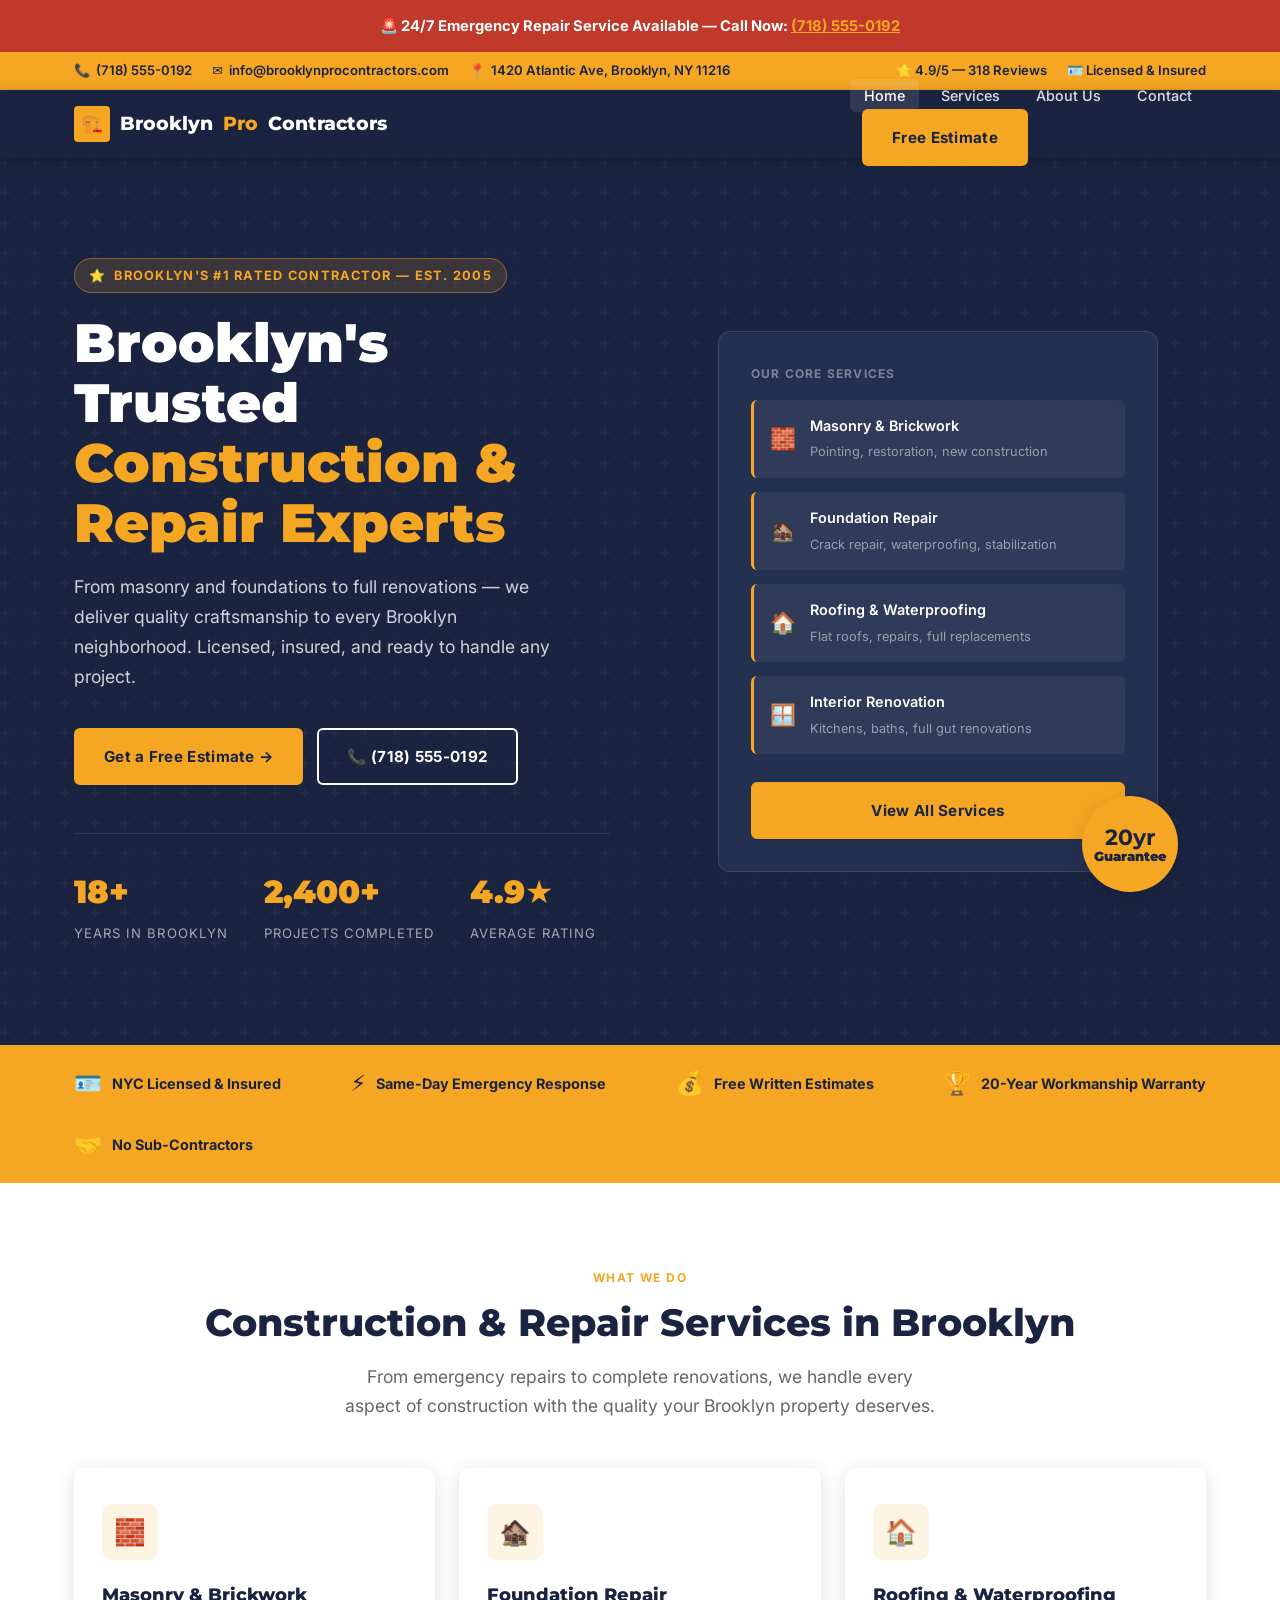
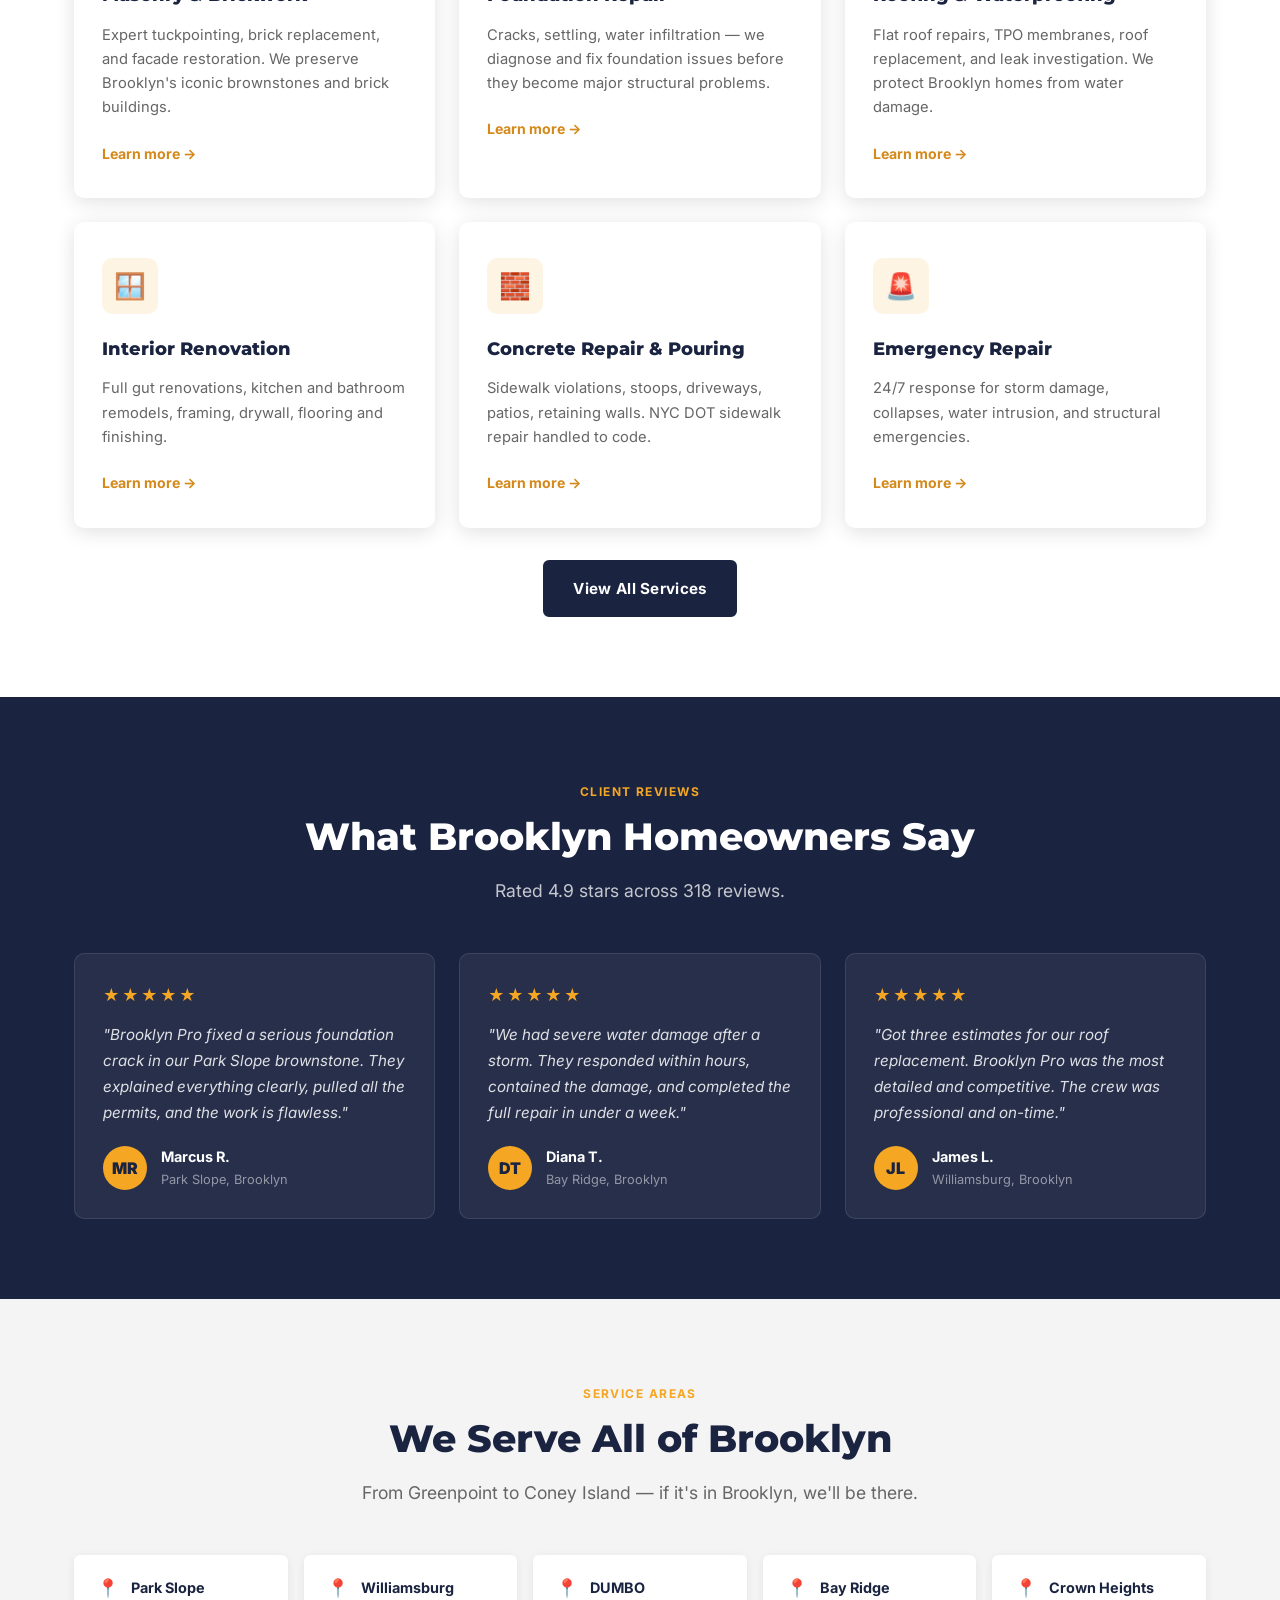
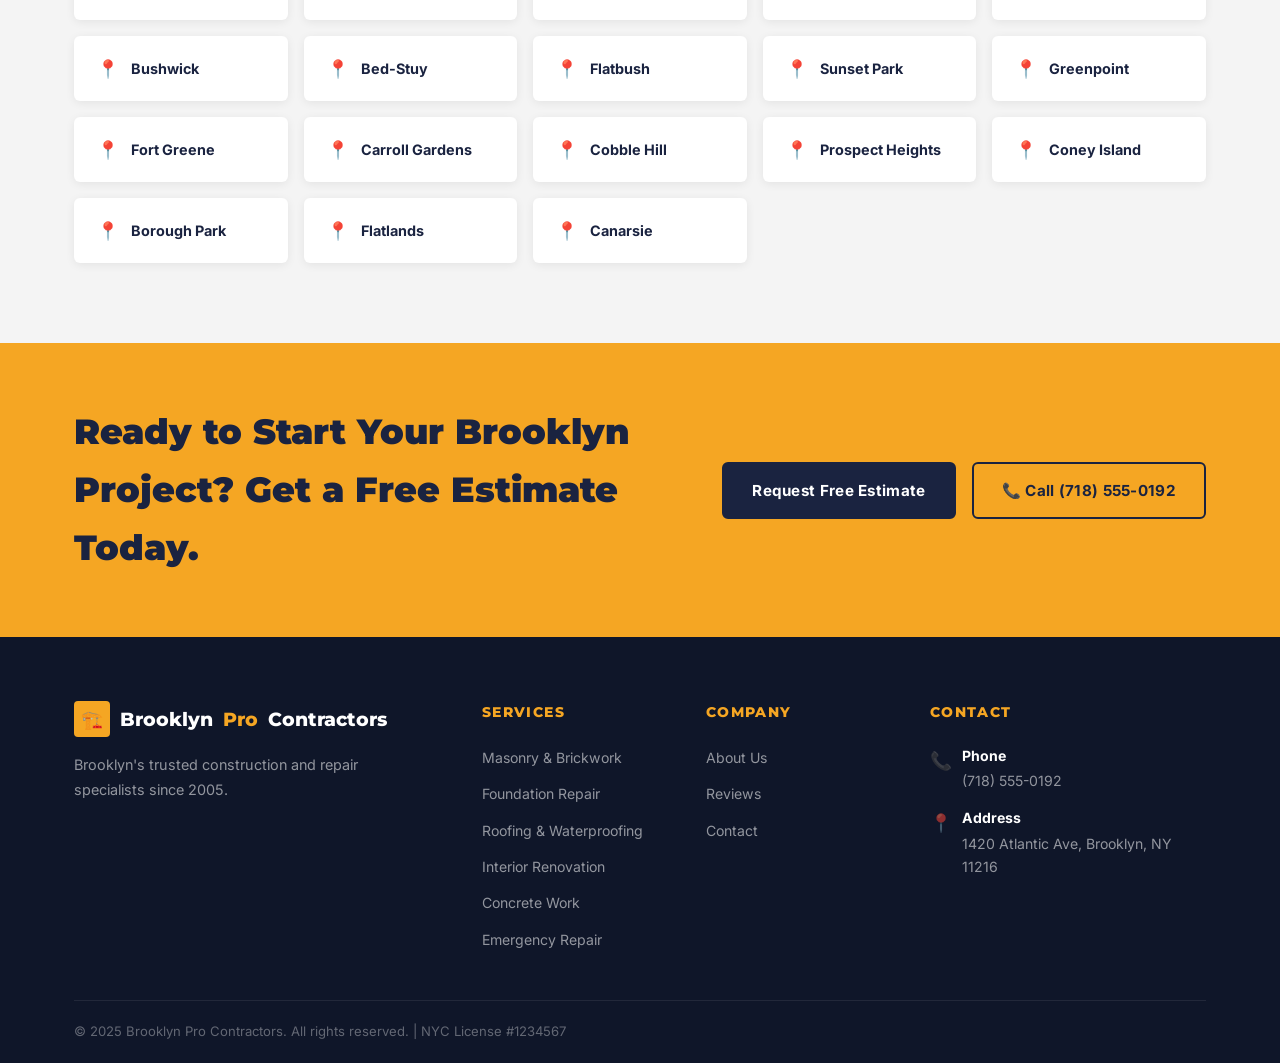
<file: index.html>
<!DOCTYPE html>
<html lang="en">
<head>
  <meta charset="UTF-8" />
  <meta name="viewport" content="width=device-width, initial-scale=1.0" />

  <!-- SEO Meta Tags -->
  <title>Brooklyn Pro Contractors | Construction & Repair Services in Brooklyn, NY</title>
  <meta name="description" content="Brooklyn's trusted construction and repair experts. We handle masonry, concrete repair, roofing, foundation work, and full renovations across all Brooklyn neighborhoods. Licensed & insured. Free estimates." />
  <meta name="keywords" content="construction repair Brooklyn NY, masonry repair Brooklyn, concrete contractor Brooklyn, roofing repair Brooklyn, foundation repair Brooklyn, general contractor Brooklyn, renovation Brooklyn, building repair Brooklyn" />
  <meta name="robots" content="index, follow" />
  <meta name="author" content="Brooklyn Pro Contractors" />
  <link rel="canonical" href="https://www.brooklynprocontractors.com/" />

  <!-- Open Graph -->
  <meta property="og:type" content="website" />
  <meta property="og:title" content="Brooklyn Pro Contractors | Construction & Repair Services" />
  <meta property="og:description" content="Brooklyn's trusted construction and repair experts. Licensed, insured, and serving all Brooklyn neighborhoods since 2005." />
  <meta property="og:url" content="https://www.brooklynprocontractors.com/" />
  <meta property="og:site_name" content="Brooklyn Pro Contractors" />
  <meta property="og:locale" content="en_US" />

  <!-- Twitter Card -->
  <meta name="twitter:card" content="summary_large_image" />
  <meta name="twitter:title" content="Brooklyn Pro Contractors | Construction & Repair" />
  <meta name="twitter:description" content="Licensed construction and repair services across all Brooklyn neighborhoods. Free estimates. Emergency response." />

  <!-- Structured Data: LocalBusiness -->
  <script type="application/ld+json">
  {
    "@context": "https://schema.org",
    "@type": "GeneralContractor",
    "name": "Brooklyn Pro Contractors",
    "description": "Full-service construction and repair company serving all Brooklyn neighborhoods.",
    "address": {
      "@type": "PostalAddress",
      "streetAddress": "1420 Atlantic Ave",
      "addressLocality": "Brooklyn",
      "addressRegion": "NY",
      "postalCode": "11216",
      "addressCountry": "US"
    },
    "url": "https://www.brooklynprocontractors.com",
    "telephone": "+1-718-555-0192",
    "email": "info@brooklynprocontractors.com",
    "priceRange": "$$",
    "areaServed": ["Brooklyn", "Park Slope", "Williamsburg", "DUMBO", "Bay Ridge", "Crown Heights", "Bushwick", "Flatbush", "Sunset Park", "Bed-Stuy"],
    "aggregateRating": {
      "@type": "AggregateRating",
      "ratingValue": "4.9",
      "reviewCount": "318"
    }
  }
  </script>

  <link rel="preconnect" href="https://fonts.googleapis.com" />
  <link rel="preconnect" href="https://fonts.gstatic.com" crossorigin />
  <link href="https://fonts.googleapis.com/css2?family=Inter:wght@400;500;600&family=Montserrat:wght@700;800;900&display=swap" rel="stylesheet" />
  <link rel="stylesheet" href="css/styles.css" />
</head>
<body>
  <div class="emergency-banner" role="alert">
    🚨 24/7 Emergency Repair Service Available — Call Now: <a href="tel:+17185550192">(718) 555-0192</a>
  </div>
  <div class="topbar">
    <div class="container">
      <div class="topbar__inner">
        <div class="topbar__items">
          <div class="topbar__item"><span>📞</span><a href="tel:+17185550192">(718) 555-0192</a></div>
          <div class="topbar__item"><span>✉️</span><a href="mailto:info@brooklynprocontractors.com">info@brooklynprocontractors.com</a></div>
          <div class="topbar__item"><span>📍</span><span>1420 Atlantic Ave, Brooklyn, NY 11216</span></div>
        </div>
        <div class="topbar__items">
          <div class="topbar__item"><span>⭐ 4.9/5 — 318 Reviews</span></div>
          <div class="topbar__item"><span>🪪 Licensed &amp; Insured</span></div>
        </div>
      </div>
    </div>
  </div>
  <header class="navbar" role="banner">
    <div class="container">
      <div class="navbar__inner">
        <a href="index.html" class="navbar__logo" aria-label="Brooklyn Pro Contractors Home">
          <div class="navbar__logo-icon" aria-hidden="true">🏗️</div>
          Brooklyn <span>Pro</span> Contractors
        </a>
        <button class="navbar__toggle" id="navToggle" aria-expanded="false" aria-controls="navMenu" aria-label="Toggle navigation">
          <span></span><span></span><span></span>
        </button>
        <nav id="navMenu" class="navbar__menu" role="navigation" aria-label="Main navigation">
          <ul class="navbar__nav">
            <li><a href="index.html" class="navbar__link active" aria-current="page">Home</a></li>
            <li><a href="services.html" class="navbar__link">Services</a></li>
            <li><a href="about.html" class="navbar__link">About Us</a></li>
            <li><a href="contact.html" class="navbar__link">Contact</a></li>
          </ul>
          <div class="navbar__cta"><a href="contact.html" class="btn btn--primary">Free Estimate</a></div>
        </nav>
      </div>
    </div>
  </header>
  <main>
    <section class="hero" aria-label="Hero">
      <div class="container">
        <div class="hero__grid">
          <div class="hero__content">
            <div class="hero__badge"><span>⭐</span> Brooklyn's #1 Rated Contractor — Est. 2005</div>
            <h1 class="hero__title">Brooklyn's Trusted<br><em>Construction &amp;</em><br><em>Repair Experts</em></h1>
            <p class="hero__subtitle">From masonry and foundations to full renovations — we deliver quality craftsmanship to every Brooklyn neighborhood. Licensed, insured, and ready to handle any project.</p>
            <div class="hero__actions">
              <a href="contact.html" class="btn btn--primary">Get a Free Estimate →</a>
              <a href="tel:+17185550192" class="btn btn--outline">📞 (718) 555-0192</a>
            </div>
            <div class="hero__stats">
              <div class="hero__stat"><span class="hero__stat-num">18+</span><span class="hero__stat-label">Years in Brooklyn</span></div>
              <div class="hero__stat"><span class="hero__stat-num">2,400+</span><span class="hero__stat-label">Projects Completed</span></div>
              <div class="hero__stat"><span class="hero__stat-num">4.9★</span><span class="hero__stat-label">Average Rating</span></div>
            </div>
          </div>
          <div class="hero__visual">
            <div class="hero__card-stack">
              <div class="hero__main-card">
                <p style="font-size:0.75rem;color:rgba(255,255,255,0.4);text-transform:uppercase;letter-spacing:0.1em;margin-bottom:16px;font-weight:700;">Our Core Services</p>
                <ul class="hero__service-list" aria-label="Core services">
                  <li class="hero__service-item"><div class="hero__service-icon" aria-hidden="true">🧱</div><div class="hero__service-text"><strong>Masonry &amp; Brickwork</strong><span>Pointing, restoration, new construction</span></div></li>
                  <li class="hero__service-item"><div class="hero__service-icon" aria-hidden="true">🏚️</div><div class="hero__service-text"><strong>Foundation Repair</strong><span>Crack repair, waterproofing, stabilization</span></div></li>
                  <li class="hero__service-item"><div class="hero__service-icon" aria-hidden="true">🏠</div><div class="hero__service-text"><strong>Roofing &amp; Waterproofing</strong><span>Flat roofs, repairs, full replacements</span></div></li>
                  <li class="hero__service-item"><div class="hero__service-icon" aria-hidden="true">🪟</div><div class="hero__service-text"><strong>Interior Renovation</strong><span>Kitchens, baths, full gut renovations</span></div></li>
                </ul>
                <a href="services.html" class="btn btn--primary" style="width:100%;justify-content:center;">View All Services</a>
              </div>
              <div class="hero__badge-float" aria-label="20 year guarantee"><strong>20yr</strong> Guarantee</div>
            </div>
          </div>
        </div>
      </div>
    </section>
    <div class="trust-bar" role="complementary" aria-label="Trust indicators">
      <div class="container">
        <ul class="trust-bar__items">
          <li class="trust-bar__item"><span class="trust-bar__item-icon" aria-hidden="true">🪪</span><span>NYC Licensed &amp; Insured</span></li>
          <li class="trust-bar__item"><span class="trust-bar__item-icon" aria-hidden="true">⚡</span><span>Same-Day Emergency Response</span></li>
          <li class="trust-bar__item"><span class="trust-bar__item-icon" aria-hidden="true">💰</span><span>Free Written Estimates</span></li>
          <li class="trust-bar__item"><span class="trust-bar__item-icon" aria-hidden="true">🏆</span><span>20-Year Workmanship Warranty</span></li>
          <li class="trust-bar__item"><span class="trust-bar__item-icon" aria-hidden="true">🤝</span><span>No Sub-Contractors</span></li>
        </ul>
      </div>
    </div>
    <section class="section" id="services" aria-labelledby="services-heading">
      <div class="container">
        <div class="text-center">
          <span class="section__tag">What We Do</span>
          <h2 class="section__title" id="services-heading">Construction &amp; Repair Services in Brooklyn</h2>
          <p class="section__subtitle">From emergency repairs to complete renovations, we handle every aspect of construction with the quality your Brooklyn property deserves.</p>
        </div>
        <div class="services-grid">
          <article class="service-card"><div class="service-card__icon" aria-hidden="true">🧱</div><h3 class="service-card__title">Masonry &amp; Brickwork</h3><p class="service-card__desc">Expert tuckpointing, brick replacement, and facade restoration. We preserve Brooklyn's iconic brownstones and brick buildings.</p><a href="services.html#masonry" class="service-card__link">Learn more →</a></article>
          <article class="service-card"><div class="service-card__icon" aria-hidden="true">🏚️</div><h3 class="service-card__title">Foundation Repair</h3><p class="service-card__desc">Cracks, settling, water infiltration — we diagnose and fix foundation issues before they become major structural problems.</p><a href="services.html#foundation" class="service-card__link">Learn more →</a></article>
          <article class="service-card"><div class="service-card__icon" aria-hidden="true">🏠</div><h3 class="service-card__title">Roofing &amp; Waterproofing</h3><p class="service-card__desc">Flat roof repairs, TPO membranes, roof replacement, and leak investigation. We protect Brooklyn homes from water damage.</p><a href="services.html#roofing" class="service-card__link">Learn more →</a></article>
          <article class="service-card"><div class="service-card__icon" aria-hidden="true">🪟</div><h3 class="service-card__title">Interior Renovation</h3><p class="service-card__desc">Full gut renovations, kitchen and bathroom remodels, framing, drywall, flooring and finishing.</p><a href="services.html#renovation" class="service-card__link">Learn more →</a></article>
          <article class="service-card"><div class="service-card__icon" aria-hidden="true">🧱</div><h3 class="service-card__title">Concrete Repair &amp; Pouring</h3><p class="service-card__desc">Sidewalk violations, stoops, driveways, patios, retaining walls. NYC DOT sidewalk repair handled to code.</p><a href="services.html#concrete" class="service-card__link">Learn more →</a></article>
          <article class="service-card"><div class="service-card__icon" aria-hidden="true">🚨</div><h3 class="service-card__title">Emergency Repair</h3><p class="service-card__desc">24/7 response for storm damage, collapses, water intrusion, and structural emergencies.</p><a href="services.html#emergency" class="service-card__link">Learn more →</a></article>
        </div>
        <div class="text-center mt-32"><a href="services.html" class="btn btn--navy">View All Services</a></div>
      </div>
    </section>
    <section class="section section--navy" id="reviews" aria-labelledby="reviews-heading">
      <div class="container">
        <div class="text-center">
          <span class="section__tag">Client Reviews</span>
          <h2 class="section__title" id="reviews-heading">What Brooklyn Homeowners Say</h2>
          <p class="section__subtitle">Rated 4.9 stars across 318 reviews.</p>
        </div>
        <div class="testimonials-grid">
          <article class="testimonial-card"><div class="testimonial-card__stars" aria-label="5 star rating">★★★★★</div><p class="testimonial-card__text">"Brooklyn Pro fixed a serious foundation crack in our Park Slope brownstone. They explained everything clearly, pulled all the permits, and the work is flawless."</p><div class="testimonial-card__author"><div class="testimonial-card__avatar" aria-hidden="true">MR</div><div><div class="testimonial-card__name">Marcus R.</div><div class="testimonial-card__location">Park Slope, Brooklyn</div></div></div></article>
          <article class="testimonial-card"><div class="testimonial-card__stars" aria-label="5 star rating">★★★★★</div><p class="testimonial-card__text">"We had severe water damage after a storm. They responded within hours, contained the damage, and completed the full repair in under a week."</p><div class="testimonial-card__author"><div class="testimonial-card__avatar" aria-hidden="true">DT</div><div><div class="testimonial-card__name">Diana T.</div><div class="testimonial-card__location">Bay Ridge, Brooklyn</div></div></div></article>
          <article class="testimonial-card"><div class="testimonial-card__stars" aria-label="5 star rating">★★★★★</div><p class="testimonial-card__text">"Got three estimates for our roof replacement. Brooklyn Pro was the most detailed and competitive. The crew was professional and on-time."</p><div class="testimonial-card__author"><div class="testimonial-card__avatar" aria-hidden="true">JL</div><div><div class="testimonial-card__name">James L.</div><div class="testimonial-card__location">Williamsburg, Brooklyn</div></div></div></article>
        </div>
      </div>
    </section>
    <section class="section section--gray" id="service-areas" aria-labelledby="areas-heading">
      <div class="container">
        <div class="text-center">
          <span class="section__tag">Service Areas</span>
          <h2 class="section__title" id="areas-heading">We Serve All of Brooklyn</h2>
          <p class="section__subtitle">From Greenpoint to Coney Island — if it's in Brooklyn, we'll be there.</p>
        </div>
        <div class="areas-grid" role="list" aria-label="Brooklyn neighborhoods we serve">
          <div class="area-card" role="listitem"><span class="area-card__pin" aria-hidden="true">📍</span><span class="area-card__name">Park Slope</span></div>
          <div class="area-card" role="listitem"><span class="area-card__pin" aria-hidden="true">📍</span><span class="area-card__name">Williamsburg</span></div>
          <div class="area-card" role="listitem"><span class="area-card__pin" aria-hidden="true">📍</span><span class="area-card__name">DUMBO</span></div>
          <div class="area-card" role="listitem"><span class="area-card__pin" aria-hidden="true">📍</span><span class="area-card__name">Bay Ridge</span></div>
          <div class="area-card" role="listitem"><span class="area-card__pin" aria-hidden="true">📍</span><span class="area-card__name">Crown Heights</span></div>
          <div class="area-card" role="listitem"><span class="area-card__pin" aria-hidden="true">📍</span><span class="area-card__name">Bushwick</span></div>
          <div class="area-card" role="listitem"><span class="area-card__pin" aria-hidden="true">📍</span><span class="area-card__name">Bed-Stuy</span></div>
          <div class="area-card" role="listitem"><span class="area-card__pin" aria-hidden="true">📍</span><span class="area-card__name">Flatbush</span></div>
          <div class="area-card" role="listitem"><span class="area-card__pin" aria-hidden="true">📍</span><span class="area-card__name">Sunset Park</span></div>
          <div class="area-card" role="listitem"><span class="area-card__pin" aria-hidden="true">📍</span><span class="area-card__name">Greenpoint</span></div>
          <div class="area-card" role="listitem"><span class="area-card__pin" aria-hidden="true">📍</span><span class="area-card__name">Fort Greene</span></div>
          <div class="area-card" role="listitem"><span class="area-card__pin" aria-hidden="true">📍</span><span class="area-card__name">Carroll Gardens</span></div>
          <div class="area-card" role="listitem"><span class="area-card__pin" aria-hidden="true">📍</span><span class="area-card__name">Cobble Hill</span></div>
          <div class="area-card" role="listitem"><span class="area-card__pin" aria-hidden="true">📍</span><span class="area-card__name">Prospect Heights</span></div>
          <div class="area-card" role="listitem"><span class="area-card__pin" aria-hidden="true">📍</span><span class="area-card__name">Coney Island</span></div>
          <div class="area-card" role="listitem"><span class="area-card__pin" aria-hidden="true">📍</span><span class="area-card__name">Borough Park</span></div>
          <div class="area-card" role="listitem"><span class="area-card__pin" aria-hidden="true">📍</span><span class="area-card__name">Flatlands</span></div>
          <div class="area-card" role="listitem"><span class="area-card__pin" aria-hidden="true">📍</span><span class="area-card__name">Canarsie</span></div>
        </div>
      </div>
    </section>
    <div class="cta-strip" role="complementary">
      <div class="container">
        <div class="cta-strip__inner">
          <h2 class="cta-strip__title">Ready to Start Your Brooklyn Project? Get a Free Estimate Today.</h2>
          <div class="cta-strip__actions">
            <a href="contact.html" class="btn btn--navy">Request Free Estimate</a>
            <a href="tel:+17185550192" class="btn btn--outline" style="border-color:var(--navy);color:var(--navy);">📞 Call (718) 555-0192</a>
          </div>
        </div>
      </div>
    </div>
  </main>
  <footer class="footer" role="contentinfo">
    <div class="container">
      <div class="footer__grid">
        <div>
          <a href="index.html" class="navbar__logo"><div class="navbar__logo-icon" aria-hidden="true">🏗️</div>Brooklyn <span>Pro</span> Contractors</a>
          <p class="footer__brand-desc">Brooklyn's trusted construction and repair specialists since 2005.</p>
        </div>
        <div><h3 class="footer__col-title">Services</h3><ul class="footer__links"><li><a href="services.html#masonry" class="footer__link">Masonry &amp; Brickwork</a></li><li><a href="services.html#foundation" class="footer__link">Foundation Repair</a></li><li><a href="services.html#roofing" class="footer__link">Roofing &amp; Waterproofing</a></li><li><a href="services.html#renovation" class="footer__link">Interior Renovation</a></li><li><a href="services.html#concrete" class="footer__link">Concrete Work</a></li><li><a href="services.html#emergency" class="footer__link">Emergency Repair</a></li></ul></div>
        <div><h3 class="footer__col-title">Company</h3><ul class="footer__links"><li><a href="about.html" class="footer__link">About Us</a></li><li><a href="index.html#reviews" class="footer__link">Reviews</a></li><li><a href="contact.html" class="footer__link">Contact</a></li></ul></div>
        <div><h3 class="footer__col-title">Contact</h3><ul class="footer__contact-items"><li class="footer__contact-item"><span class="footer__contact-icon" aria-hidden="true">📞</span><div><strong>Phone</strong><a href="tel:+17185550192">(718) 555-0192</a></div></li><li class="footer__contact-item"><span class="footer__contact-icon" aria-hidden="true">📍</span><div><strong>Address</strong>1420 Atlantic Ave, Brooklyn, NY 11216</div></li></ul></div>
      </div>
      <div class="footer__bottom"><p>&copy; 2025 Brooklyn Pro Contractors. All rights reserved. | NYC License #1234567</p></div>
    </div>
  </footer>
  <button id="back-to-top" aria-label="Back to top">↑</button>
  <script src="js/main.js"></script>
</body>
</html>
</file>
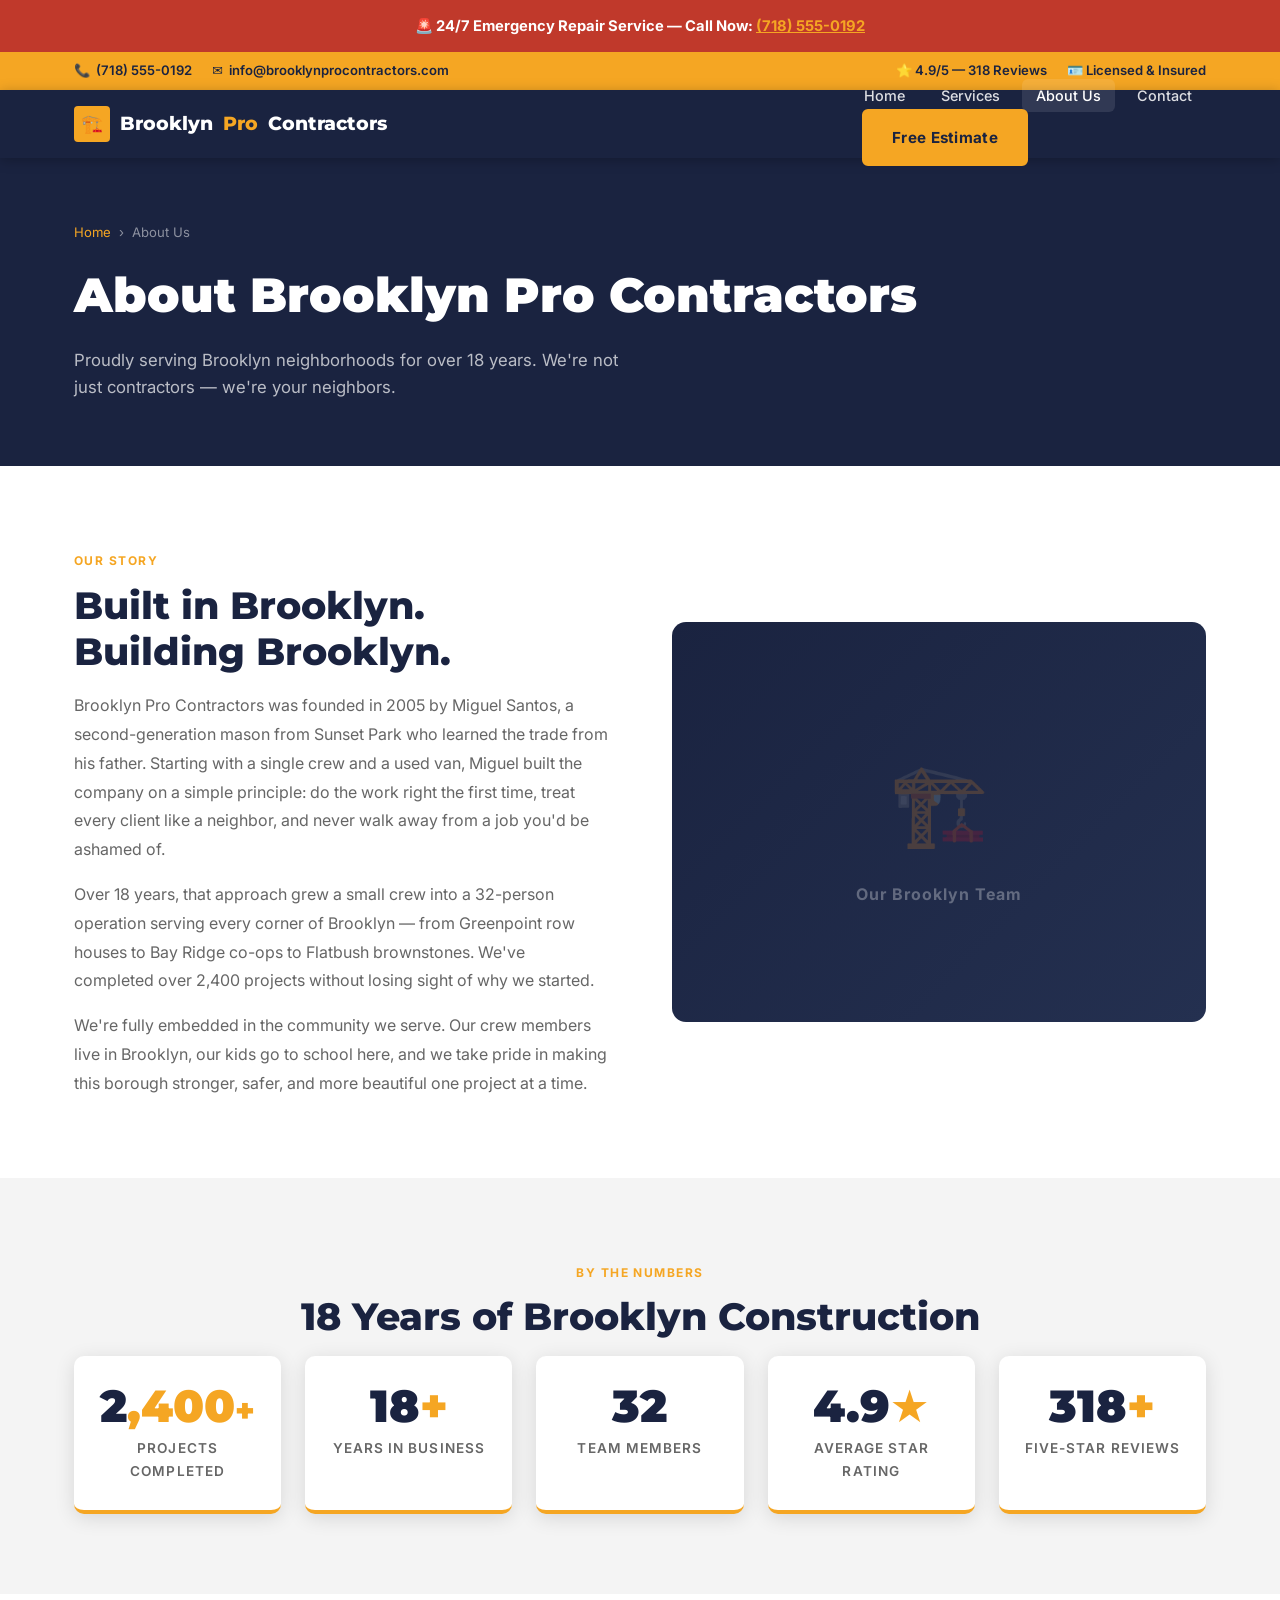
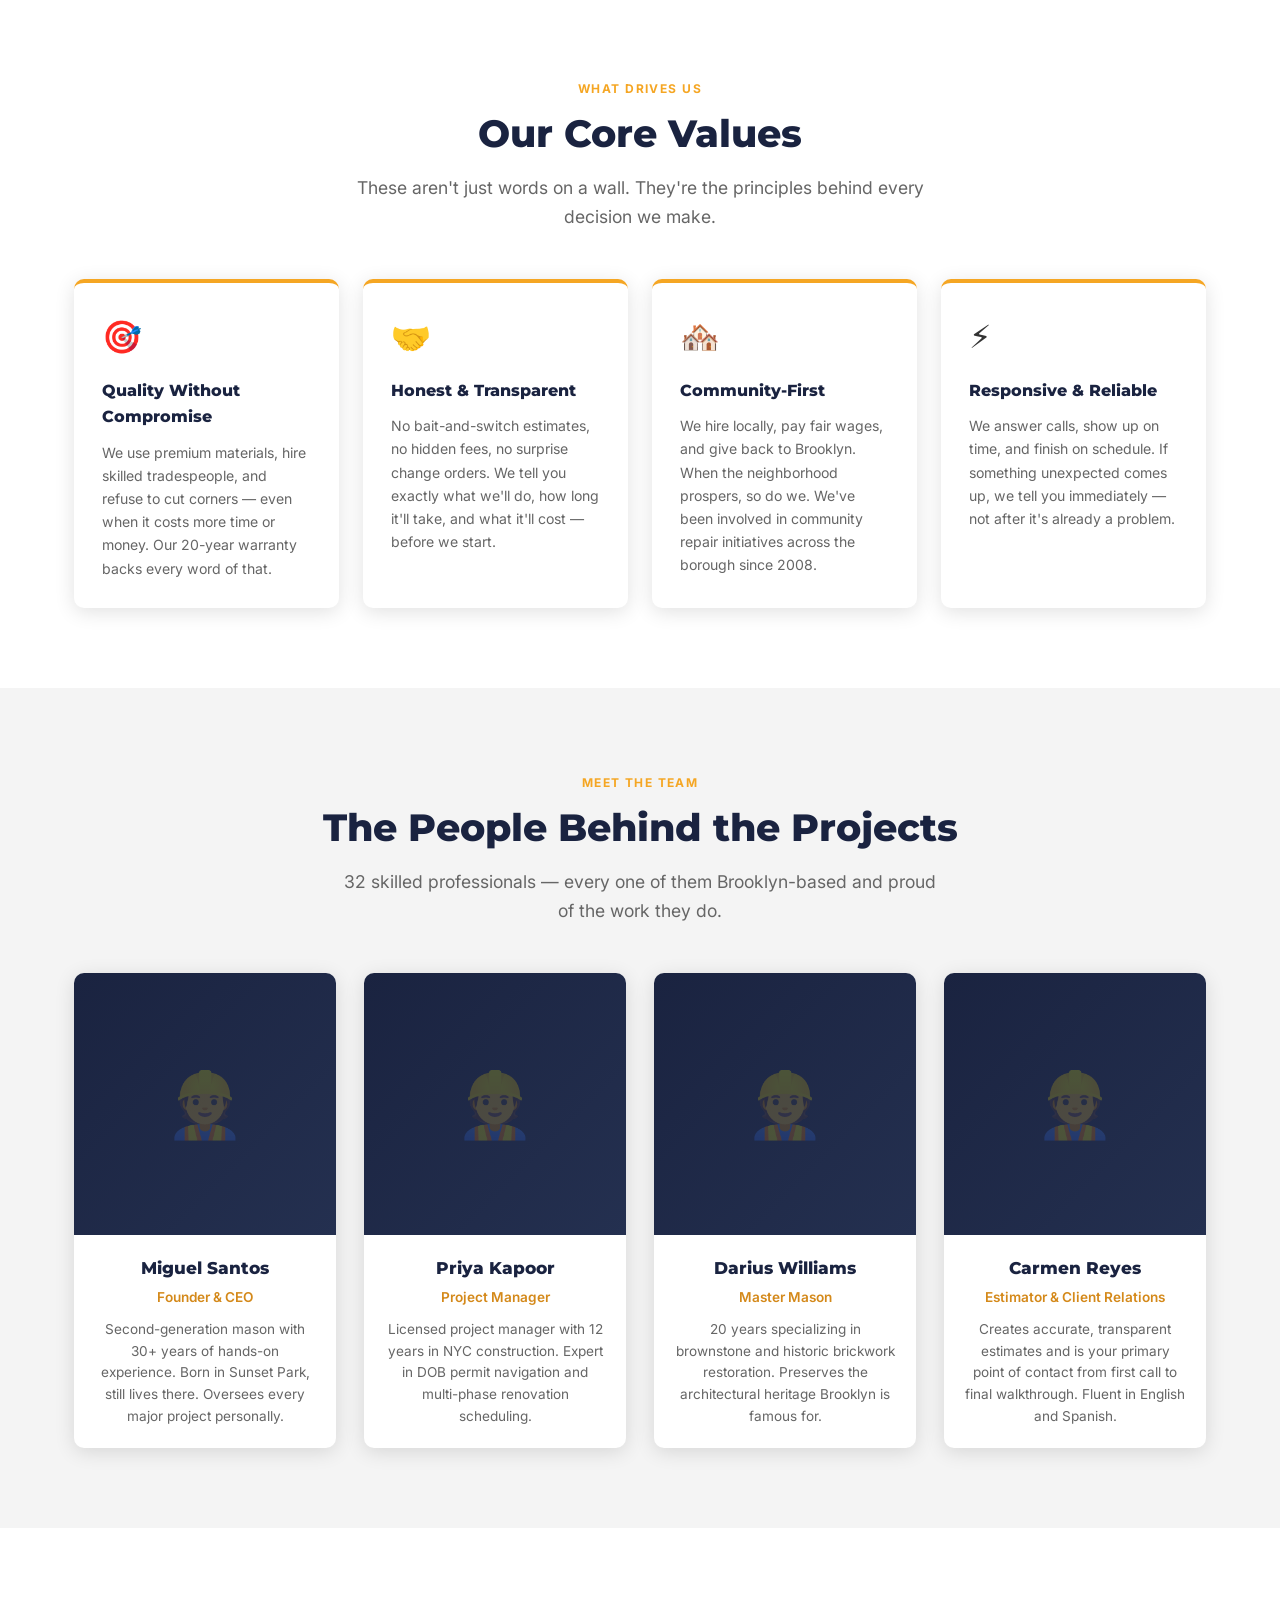
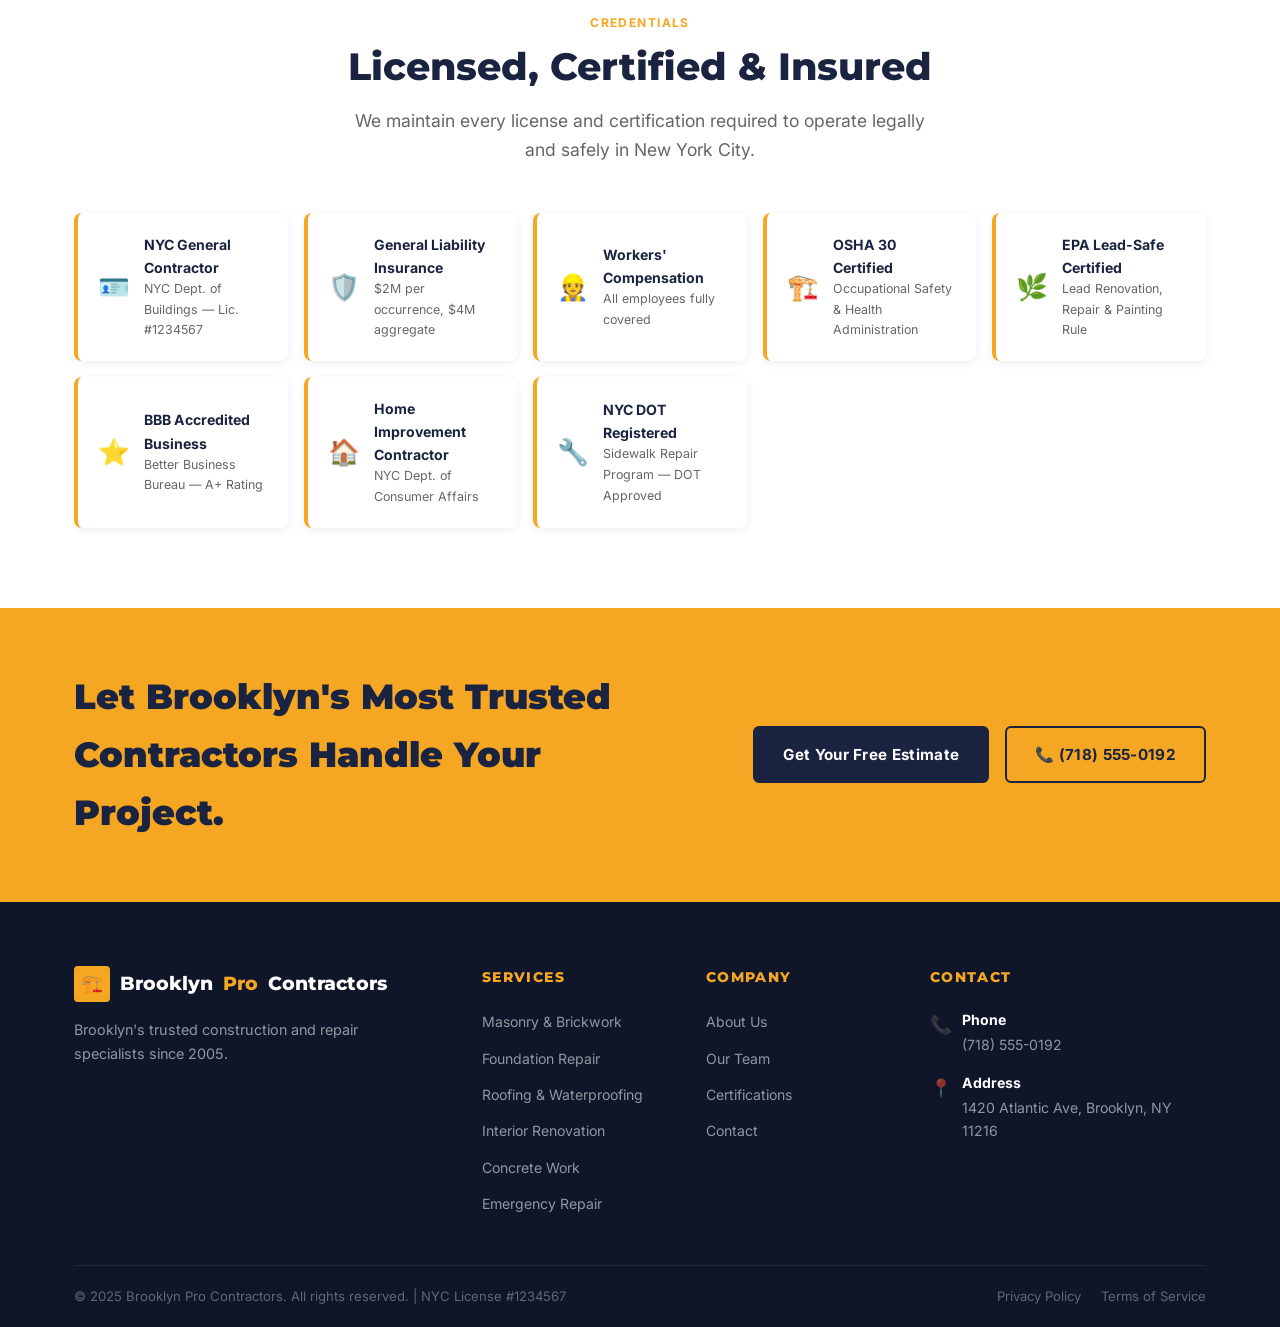
<file: about.html>
<!DOCTYPE html>
<html lang="en">
<head>
  <meta charset="UTF-8" />
  <meta name="viewport" content="width=device-width, initial-scale=1.0" />

  <title>About Us | Brooklyn Pro Contractors — Brooklyn's Trusted Builder Since 2005</title>
  <meta name="description" content="Learn about Brooklyn Pro Contractors — 18+ years serving Brooklyn neighborhoods. Meet our licensed team, our values, and our commitment to quality construction and repair." />
  <meta name="keywords" content="about Brooklyn Pro Contractors, Brooklyn construction company, local Brooklyn contractor, licensed contractor Brooklyn NY, construction company history Brooklyn" />
  <meta name="robots" content="index, follow" />
  <link rel="canonical" href="https://www.brooklynprocontractors.com/about.html" />

  <meta property="og:type" content="website" />
  <meta property="og:title" content="About Brooklyn Pro Contractors — Trusted Since 2005" />
  <meta property="og:description" content="18+ years serving Brooklyn. Meet our licensed team and learn how we've become Brooklyn's most trusted construction and repair company." />
  <meta property="og:url" content="https://www.brooklynprocontractors.com/about.html" />

  <script type="application/ld+json">
  {
    "@context": "https://schema.org",
    "@type": "AboutPage",
    "name": "About Brooklyn Pro Contractors",
    "description": "Learn about Brooklyn Pro Contractors — 18+ years serving Brooklyn neighborhoods.",
    "url": "https://www.brooklynprocontractors.com/about.html",
    "mainEntity": {
      "@type": "GeneralContractor",
      "name": "Brooklyn Pro Contractors",
      "foundingDate": "2005",
      "numberOfEmployees": {"@type": "QuantitativeValue", "value": 32},
      "address": {
        "@type": "PostalAddress",
        "streetAddress": "1420 Atlantic Ave",
        "addressLocality": "Brooklyn",
        "addressRegion": "NY",
        "postalCode": "11216",
        "addressCountry": "US"
      }
    }
  }
  </script>

  <link rel="preconnect" href="https://fonts.googleapis.com" />
  <link rel="preconnect" href="https://fonts.gstatic.com" crossorigin />
  <link href="https://fonts.googleapis.com/css2?family=Inter:wght@400;500;600&family=Montserrat:wght@700;800;900&display=swap" rel="stylesheet" />
  <link rel="stylesheet" href="css/styles.css" />

  <style>
    .about-story {
      display: grid;
      grid-template-columns: 1fr 1fr;
      gap: 64px;
      align-items: center;
    }
    .about-story__text p {
      font-size: 1rem;
      color: var(--gray-mid);
      line-height: 1.8;
      margin-bottom: 16px;
    }
    .about-story__text p:last-child { margin-bottom: 0; }
    .about-story__image {
      border-radius: 14px;
      aspect-ratio: 4/3;
      background: linear-gradient(135deg, var(--navy) 0%, var(--navy-light) 100%);
      display: flex;
      align-items: center;
      justify-content: center;
      flex-direction: column;
      gap: 12px;
      color: rgba(255,255,255,0.2);
      font-size: 5rem;
    }
    .about-story__image span:last-child {
      font-size: 1rem;
      font-weight: 700;
      letter-spacing: 0.06em;
      color: rgba(255,255,255,0.3);
    }
    .milestones {
      display: grid;
      grid-template-columns: repeat(auto-fit, minmax(200px, 1fr));
      gap: 24px;
    }
    .milestone-card {
      background: var(--white);
      border-radius: 10px;
      padding: 28px 24px;
      box-shadow: var(--shadow);
      text-align: center;
      border-bottom: 4px solid var(--yellow);
      transition: all var(--transition);
    }
    .milestone-card:hover { transform: translateY(-4px); box-shadow: var(--shadow-hover); }
    .milestone-card__num {
      font-family: var(--font-heading);
      font-size: 2.8rem;
      font-weight: 900;
      color: var(--navy);
      line-height: 1;
      margin-bottom: 8px;
    }
    .milestone-card__num span { color: var(--yellow); }
    .milestone-card__label {
      font-size: 0.85rem;
      color: var(--gray-mid);
      font-weight: 600;
      text-transform: uppercase;
      letter-spacing: 0.08em;
    }
    .cert-grid {
      display: grid;
      grid-template-columns: repeat(auto-fill, minmax(200px, 1fr));
      gap: 16px;
    }
    .cert-card {
      background: var(--white);
      border-radius: 8px;
      padding: 20px;
      box-shadow: 0 2px 10px rgba(0,0,0,0.07);
      display: flex;
      align-items: center;
      gap: 14px;
      border-left: 4px solid var(--yellow);
    }
    .cert-card__icon { font-size: 1.6rem; }
    .cert-card__name {
      font-weight: 700;
      font-size: 0.88rem;
      color: var(--navy);
    }
    .cert-card__org {
      font-size: 0.78rem;
      color: var(--gray-mid);
    }
    @media (max-width: 900px) {
      .about-story { grid-template-columns: 1fr; gap: 32px; }
    }
  </style>
</head>
<body>

  <div class="emergency-banner" role="alert">
    🚨 24/7 Emergency Repair Service — Call Now: <a href="tel:+17185550192">(718) 555-0192</a>
  </div>

  <div class="topbar">
    <div class="container">
      <div class="topbar__inner">
        <div class="topbar__items">
          <div class="topbar__item"><span>📞</span><a href="tel:+17185550192">(718) 555-0192</a></div>
          <div class="topbar__item"><span>✉️</span><a href="mailto:info@brooklynprocontractors.com">info@brooklynprocontractors.com</a></div>
        </div>
        <div class="topbar__items">
          <div class="topbar__item"><span>⭐ 4.9/5 — 318 Reviews</span></div>
          <div class="topbar__item"><span>🪪 Licensed &amp; Insured</span></div>
        </div>
      </div>
    </div>
  </div>

  <header class="navbar" role="banner">
    <div class="container">
      <div class="navbar__inner">
        <a href="index.html" class="navbar__logo" aria-label="Brooklyn Pro Contractors Home">
          <div class="navbar__logo-icon" aria-hidden="true">🏗️</div>
          Brooklyn <span>Pro</span> Contractors
        </a>
        <button class="navbar__toggle" id="navToggle" aria-expanded="false" aria-controls="navMenu" aria-label="Toggle navigation">
          <span></span><span></span><span></span>
        </button>
        <nav id="navMenu" class="navbar__menu" role="navigation" aria-label="Main navigation">
          <ul class="navbar__nav">
            <li><a href="index.html" class="navbar__link">Home</a></li>
            <li><a href="services.html" class="navbar__link">Services</a></li>
            <li><a href="about.html" class="navbar__link active" aria-current="page">About Us</a></li>
            <li><a href="contact.html" class="navbar__link">Contact</a></li>
          </ul>
          <div class="navbar__cta">
            <a href="contact.html" class="btn btn--primary">Free Estimate</a>
          </div>
        </nav>
      </div>
    </div>
  </header>

  <main>
    <div class="page-header">
      <div class="container">
        <nav class="page-header__breadcrumb" aria-label="Breadcrumb">
          <a href="index.html">Home</a> <span aria-hidden="true">›</span> <span>About Us</span>
        </nav>
        <h1 class="page-header__title">About Brooklyn Pro Contractors</h1>
        <p class="page-header__subtitle">Proudly serving Brooklyn neighborhoods for over 18 years. We're not just contractors — we're your neighbors.</p>
      </div>
    </div>

    <!-- Our Story -->
    <section class="section" id="story" aria-labelledby="story-heading">
      <div class="container">
        <div class="about-story">
          <div>
            <span class="section__tag">Our Story</span>
            <h2 class="section__title" id="story-heading">Built in Brooklyn.<br>Building Brooklyn.</h2>
            <div class="about-story__text">
              <p>Brooklyn Pro Contractors was founded in 2005 by Miguel Santos, a second-generation mason from Sunset Park who learned the trade from his father. Starting with a single crew and a used van, Miguel built the company on a simple principle: do the work right the first time, treat every client like a neighbor, and never walk away from a job you'd be ashamed of.</p>
              <p>Over 18 years, that approach grew a small crew into a 32-person operation serving every corner of Brooklyn — from Greenpoint row houses to Bay Ridge co-ops to Flatbush brownstones. We've completed over 2,400 projects without losing sight of why we started.</p>
              <p>We're fully embedded in the community we serve. Our crew members live in Brooklyn, our kids go to school here, and we take pride in making this borough stronger, safer, and more beautiful one project at a time.</p>
            </div>
          </div>
          <div class="about-story__image" role="img" aria-label="Brooklyn Pro Contractors team at work">
            <span>🏗️</span>
            <span>Our Brooklyn Team</span>
          </div>
        </div>
      </div>
    </section>

    <!-- Milestones -->
    <section class="section section--gray" aria-labelledby="milestones-heading">
      <div class="container">
        <div class="text-center">
          <span class="section__tag">By the Numbers</span>
          <h2 class="section__title" id="milestones-heading">18 Years of Brooklyn Construction</h2>
        </div>
        <div class="milestones">
          <div class="milestone-card">
            <div class="milestone-card__num">2<span>,400</span><span style="font-size:2rem;">+</span></div>
            <div class="milestone-card__label">Projects Completed</div>
          </div>
          <div class="milestone-card">
            <div class="milestone-card__num">18<span>+</span></div>
            <div class="milestone-card__label">Years in Business</div>
          </div>
          <div class="milestone-card">
            <div class="milestone-card__num">32</div>
            <div class="milestone-card__label">Team Members</div>
          </div>
          <div class="milestone-card">
            <div class="milestone-card__num">4.9<span>★</span></div>
            <div class="milestone-card__label">Average Star Rating</div>
          </div>
          <div class="milestone-card">
            <div class="milestone-card__num">318<span>+</span></div>
            <div class="milestone-card__label">Five-Star Reviews</div>
          </div>
        </div>
      </div>
    </section>

    <!-- Our Values -->
    <section class="section" aria-labelledby="values-heading">
      <div class="container">
        <div class="text-center">
          <span class="section__tag">What Drives Us</span>
          <h2 class="section__title" id="values-heading">Our Core Values</h2>
          <p class="section__subtitle">These aren't just words on a wall. They're the principles behind every decision we make.</p>
        </div>
        <div class="values-grid">
          <div class="value-card">
            <div class="value-card__icon" aria-hidden="true">🎯</div>
            <h3 class="value-card__title">Quality Without Compromise</h3>
            <p class="value-card__desc">We use premium materials, hire skilled tradespeople, and refuse to cut corners — even when it costs more time or money. Our 20-year warranty backs every word of that.</p>
          </div>
          <div class="value-card">
            <div class="value-card__icon" aria-hidden="true">🤝</div>
            <h3 class="value-card__title">Honest &amp; Transparent</h3>
            <p class="value-card__desc">No bait-and-switch estimates, no hidden fees, no surprise change orders. We tell you exactly what we'll do, how long it'll take, and what it'll cost — before we start.</p>
          </div>
          <div class="value-card">
            <div class="value-card__icon" aria-hidden="true">🏘️</div>
            <h3 class="value-card__title">Community-First</h3>
            <p class="value-card__desc">We hire locally, pay fair wages, and give back to Brooklyn. When the neighborhood prospers, so do we. We've been involved in community repair initiatives across the borough since 2008.</p>
          </div>
          <div class="value-card">
            <div class="value-card__icon" aria-hidden="true">⚡</div>
            <h3 class="value-card__title">Responsive &amp; Reliable</h3>
            <p class="value-card__desc">We answer calls, show up on time, and finish on schedule. If something unexpected comes up, we tell you immediately — not after it's already a problem.</p>
          </div>
        </div>
      </div>
    </section>

    <!-- Team -->
    <section class="section section--gray" id="team" aria-labelledby="team-heading">
      <div class="container">
        <div class="text-center">
          <span class="section__tag">Meet the Team</span>
          <h2 class="section__title" id="team-heading">The People Behind the Projects</h2>
          <p class="section__subtitle">32 skilled professionals — every one of them Brooklyn-based and proud of the work they do.</p>
        </div>
        <div class="team-grid">
          <div class="team-card">
            <div class="team-card__photo" role="img" aria-label="Miguel Santos">👷</div>
            <div class="team-card__body">
              <h3 class="team-card__name">Miguel Santos</h3>
              <p class="team-card__role">Founder &amp; CEO</p>
              <p class="team-card__bio">Second-generation mason with 30+ years of hands-on experience. Born in Sunset Park, still lives there. Oversees every major project personally.</p>
            </div>
          </div>
          <div class="team-card">
            <div class="team-card__photo" role="img" aria-label="Priya Kapoor">👷</div>
            <div class="team-card__body">
              <h3 class="team-card__name">Priya Kapoor</h3>
              <p class="team-card__role">Project Manager</p>
              <p class="team-card__bio">Licensed project manager with 12 years in NYC construction. Expert in DOB permit navigation and multi-phase renovation scheduling.</p>
            </div>
          </div>
          <div class="team-card">
            <div class="team-card__photo" role="img" aria-label="Darius Williams">👷</div>
            <div class="team-card__body">
              <h3 class="team-card__name">Darius Williams</h3>
              <p class="team-card__role">Master Mason</p>
              <p class="team-card__bio">20 years specializing in brownstone and historic brickwork restoration. Preserves the architectural heritage Brooklyn is famous for.</p>
            </div>
          </div>
          <div class="team-card">
            <div class="team-card__photo" role="img" aria-label="Carmen Reyes">👷</div>
            <div class="team-card__body">
              <h3 class="team-card__name">Carmen Reyes</h3>
              <p class="team-card__role">Estimator &amp; Client Relations</p>
              <p class="team-card__bio">Creates accurate, transparent estimates and is your primary point of contact from first call to final walkthrough. Fluent in English and Spanish.</p>
            </div>
          </div>
        </div>
      </div>
    </section>

    <!-- Licenses & Certifications -->
    <section class="section" id="certifications" aria-labelledby="cert-heading">
      <div class="container">
        <div class="text-center">
          <span class="section__tag">Credentials</span>
          <h2 class="section__title" id="cert-heading">Licensed, Certified &amp; Insured</h2>
          <p class="section__subtitle">We maintain every license and certification required to operate legally and safely in New York City.</p>
        </div>
        <div class="cert-grid">
          <div class="cert-card">
            <div class="cert-card__icon" aria-hidden="true">🪪</div>
            <div>
              <div class="cert-card__name">NYC General Contractor</div>
              <div class="cert-card__org">NYC Dept. of Buildings — Lic. #1234567</div>
            </div>
          </div>
          <div class="cert-card">
            <div class="cert-card__icon" aria-hidden="true">🛡️</div>
            <div>
              <div class="cert-card__name">General Liability Insurance</div>
              <div class="cert-card__org">$2M per occurrence, $4M aggregate</div>
            </div>
          </div>
          <div class="cert-card">
            <div class="cert-card__icon" aria-hidden="true">👷</div>
            <div>
              <div class="cert-card__name">Workers' Compensation</div>
              <div class="cert-card__org">All employees fully covered</div>
            </div>
          </div>
          <div class="cert-card">
            <div class="cert-card__icon" aria-hidden="true">🏗️</div>
            <div>
              <div class="cert-card__name">OSHA 30 Certified</div>
              <div class="cert-card__org">Occupational Safety &amp; Health Administration</div>
            </div>
          </div>
          <div class="cert-card">
            <div class="cert-card__icon" aria-hidden="true">🌿</div>
            <div>
              <div class="cert-card__name">EPA Lead-Safe Certified</div>
              <div class="cert-card__org">Lead Renovation, Repair &amp; Painting Rule</div>
            </div>
          </div>
          <div class="cert-card">
            <div class="cert-card__icon" aria-hidden="true">⭐</div>
            <div>
              <div class="cert-card__name">BBB Accredited Business</div>
              <div class="cert-card__org">Better Business Bureau — A+ Rating</div>
            </div>
          </div>
          <div class="cert-card">
            <div class="cert-card__icon" aria-hidden="true">🏠</div>
            <div>
              <div class="cert-card__name">Home Improvement Contractor</div>
              <div class="cert-card__org">NYC Dept. of Consumer Affairs</div>
            </div>
          </div>
          <div class="cert-card">
            <div class="cert-card__icon" aria-hidden="true">🔧</div>
            <div>
              <div class="cert-card__name">NYC DOT Registered</div>
              <div class="cert-card__org">Sidewalk Repair Program — DOT Approved</div>
            </div>
          </div>
        </div>
      </div>
    </section>

    <!-- CTA -->
    <div class="cta-strip" role="complementary">
      <div class="container">
        <div class="cta-strip__inner">
          <h2 class="cta-strip__title">Let Brooklyn's Most Trusted Contractors Handle Your Project.</h2>
          <div class="cta-strip__actions">
            <a href="contact.html" class="btn btn--navy">Get Your Free Estimate</a>
            <a href="tel:+17185550192" class="btn btn--outline" style="border-color:var(--navy);color:var(--navy);">📞 (718) 555-0192</a>
          </div>
        </div>
      </div>
    </div>
  </main>

  <footer class="footer" role="contentinfo">
    <div class="container">
      <div class="footer__grid">
        <div>
          <a href="index.html" class="navbar__logo" aria-label="Brooklyn Pro Contractors">
            <div class="navbar__logo-icon" aria-hidden="true">🏗️</div>
            Brooklyn <span>Pro</span> Contractors
          </a>
          <p class="footer__brand-desc">Brooklyn's trusted construction and repair specialists since 2005.</p>
        </div>
        <div>
          <h3 class="footer__col-title">Services</h3>
          <ul class="footer__links">
            <li><a href="services.html#masonry" class="footer__link">Masonry &amp; Brickwork</a></li>
            <li><a href="services.html#foundation" class="footer__link">Foundation Repair</a></li>
            <li><a href="services.html#roofing" class="footer__link">Roofing &amp; Waterproofing</a></li>
            <li><a href="services.html#renovation" class="footer__link">Interior Renovation</a></li>
            <li><a href="services.html#concrete" class="footer__link">Concrete Work</a></li>
            <li><a href="services.html#emergency" class="footer__link">Emergency Repair</a></li>
          </ul>
        </div>
        <div>
          <h3 class="footer__col-title">Company</h3>
          <ul class="footer__links">
            <li><a href="about.html" class="footer__link">About Us</a></li>
            <li><a href="#team" class="footer__link">Our Team</a></li>
            <li><a href="#certifications" class="footer__link">Certifications</a></li>
            <li><a href="contact.html" class="footer__link">Contact</a></li>
          </ul>
        </div>
        <div>
          <h3 class="footer__col-title">Contact</h3>
          <ul class="footer__contact-items">
            <li class="footer__contact-item"><span class="footer__contact-icon" aria-hidden="true">📞</span><div><strong>Phone</strong><a href="tel:+17185550192">(718) 555-0192</a></div></li>
            <li class="footer__contact-item"><span class="footer__contact-icon" aria-hidden="true">📍</span><div><strong>Address</strong>1420 Atlantic Ave, Brooklyn, NY 11216</div></li>
          </ul>
        </div>
      </div>
      <div class="footer__bottom">
        <p>&copy; 2025 Brooklyn Pro Contractors. All rights reserved. | NYC License #1234567</p>
        <nav class="footer__bottom-links" aria-label="Legal links">
          <a href="#">Privacy Policy</a>
          <a href="#">Terms of Service</a>
        </nav>
      </div>
    </div>
  </footer>

  <button id="back-to-top" aria-label="Back to top" title="Back to top">↑</button>
  <script src="js/main.js"></script>
</body>
</html>
</file>
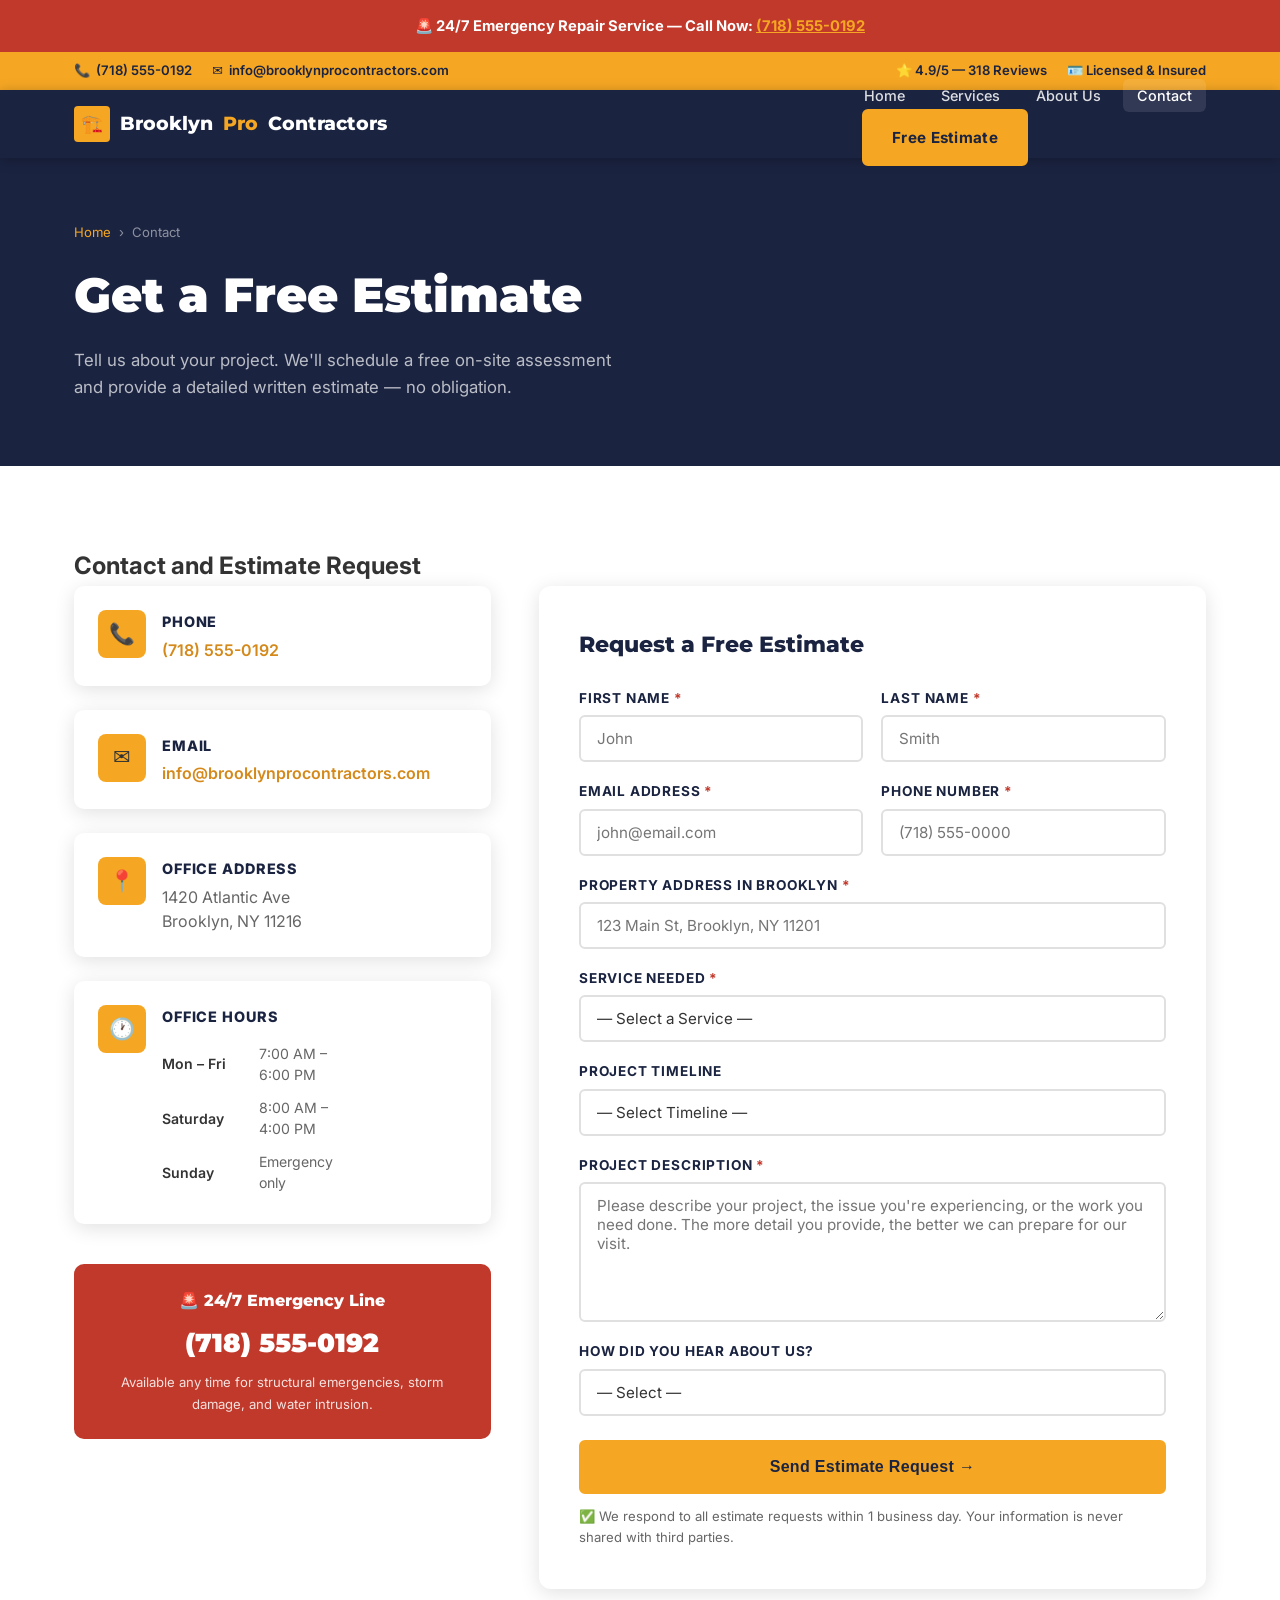
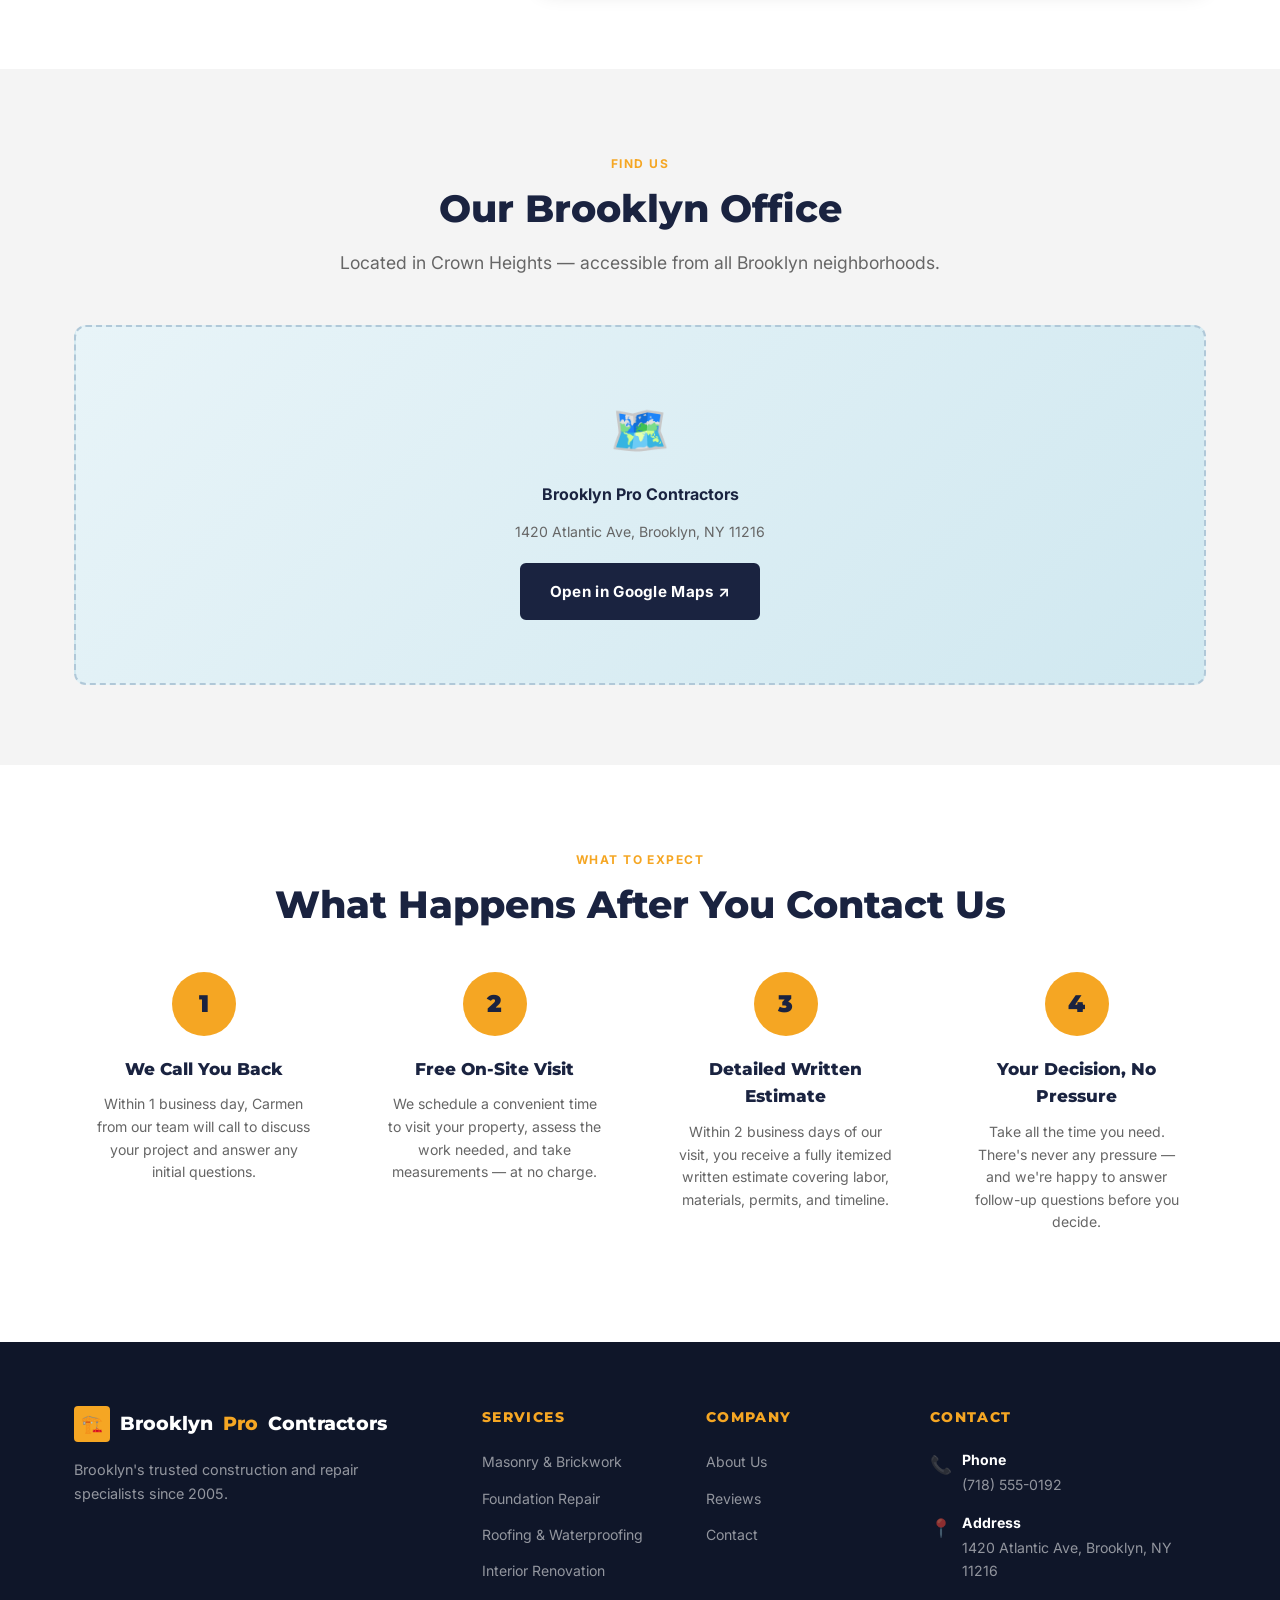
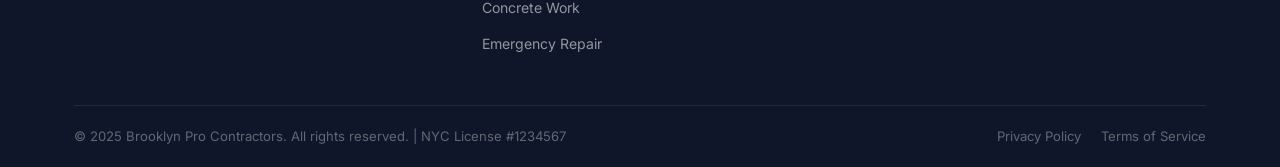
<file: contact.html>
<!DOCTYPE html>
<html lang="en">
<head>
  <meta charset="UTF-8" />
  <meta name="viewport" content="width=device-width, initial-scale=1.0" />

  <title>Contact Us | Brooklyn Pro Contractors — Free Estimates in Brooklyn, NY</title>
  <meta name="description" content="Contact Brooklyn Pro Contractors for a free, no-obligation estimate. Call (718) 555-0192 or fill out our form. Serving all Brooklyn neighborhoods. 24/7 emergency line available." />
  <meta name="keywords" content="contact Brooklyn contractor, free estimate Brooklyn construction, Brooklyn repair quote, general contractor contact Brooklyn NY" />
  <meta name="robots" content="index, follow" />
  <link rel="canonical" href="https://www.brooklynprocontractors.com/contact.html" />

  <meta property="og:type" content="website" />
  <meta property="og:title" content="Contact Brooklyn Pro Contractors — Free Estimates" />
  <meta property="og:description" content="Request a free estimate or ask a question. Serving all of Brooklyn since 2005." />
  <meta property="og:url" content="https://www.brooklynprocontractors.com/contact.html" />

  <script type="application/ld+json">
  {
    "@context": "https://schema.org",
    "@type": "ContactPage",
    "name": "Contact Brooklyn Pro Contractors",
    "url": "https://www.brooklynprocontractors.com/contact.html",
    "mainEntity": {
      "@type": "GeneralContractor",
      "name": "Brooklyn Pro Contractors",
      "telephone": "+1-718-555-0192",
      "email": "info@brooklynprocontractors.com",
      "address": {
        "@type": "PostalAddress",
        "streetAddress": "1420 Atlantic Ave",
        "addressLocality": "Brooklyn",
        "addressRegion": "NY",
        "postalCode": "11216",
        "addressCountry": "US"
      }
    }
  }
  </script>

  <link rel="preconnect" href="https://fonts.googleapis.com" />
  <link rel="preconnect" href="https://fonts.gstatic.com" crossorigin />
  <link href="https://fonts.googleapis.com/css2?family=Inter:wght@400;500;600&family=Montserrat:wght@700;800;900&display=swap" rel="stylesheet" />
  <link rel="stylesheet" href="css/styles.css" />

  <style>
    .map-placeholder {
      width: 100%;
      height: 360px;
      background: linear-gradient(135deg, #E8F4F8 0%, #D0E8F0 100%);
      border-radius: 12px;
      display: flex;
      flex-direction: column;
      align-items: center;
      justify-content: center;
      gap: 12px;
      color: var(--navy);
      font-weight: 700;
      border: 2px dashed #B0C8D8;
    }
    .map-placeholder__icon { font-size: 3rem; }
    .map-placeholder__text { font-size: 1rem; }
    .map-placeholder__address { font-size: 0.88rem; color: var(--gray-mid); font-weight: 400; }

    .success-message {
      display: none;
      background: #E8F5E9;
      border: 2px solid #4CAF50;
      border-radius: var(--radius);
      padding: 20px 24px;
      margin-top: 20px;
      color: #2E7D32;
      font-weight: 600;
      text-align: center;
    }
    .success-message.visible { display: block; }

    .hours-table {
      width: 100%;
      border-collapse: collapse;
      margin-top: 8px;
    }
    .hours-table td {
      padding: 6px 0;
      font-size: 0.88rem;
    }
    .hours-table td:first-child {
      color: var(--gray-dark);
      font-weight: 600;
      width: 50%;
    }
    .hours-table td:last-child { color: var(--gray-mid); }

    .emergency-card {
      background: var(--red);
      color: var(--white);
      border-radius: 10px;
      padding: 24px;
      text-align: center;
      margin-top: 16px;
    }
    .emergency-card__title {
      font-family: var(--font-heading);
      font-size: 1rem;
      font-weight: 800;
      margin-bottom: 8px;
    }
    .emergency-card__number {
      font-family: var(--font-heading);
      font-size: 1.6rem;
      font-weight: 900;
      display: block;
      margin: 8px 0;
    }
    .emergency-card__note { font-size: 0.82rem; opacity: 0.85; }
  </style>
</head>
<body>

  <div class="emergency-banner" role="alert">
    🚨 24/7 Emergency Repair Service — Call Now: <a href="tel:+17185550192">(718) 555-0192</a>
  </div>

  <div class="topbar">
    <div class="container">
      <div class="topbar__inner">
        <div class="topbar__items">
          <div class="topbar__item"><span>📞</span><a href="tel:+17185550192">(718) 555-0192</a></div>
          <div class="topbar__item"><span>✉️</span><a href="mailto:info@brooklynprocontractors.com">info@brooklynprocontractors.com</a></div>
        </div>
        <div class="topbar__items">
          <div class="topbar__item"><span>⭐ 4.9/5 — 318 Reviews</span></div>
          <div class="topbar__item"><span>🪪 Licensed &amp; Insured</span></div>
        </div>
      </div>
    </div>
  </div>

  <header class="navbar" role="banner">
    <div class="container">
      <div class="navbar__inner">
        <a href="index.html" class="navbar__logo" aria-label="Brooklyn Pro Contractors Home">
          <div class="navbar__logo-icon" aria-hidden="true">🏗️</div>
          Brooklyn <span>Pro</span> Contractors
        </a>
        <button class="navbar__toggle" id="navToggle" aria-expanded="false" aria-controls="navMenu" aria-label="Toggle navigation">
          <span></span><span></span><span></span>
        </button>
        <nav id="navMenu" class="navbar__menu" role="navigation" aria-label="Main navigation">
          <ul class="navbar__nav">
            <li><a href="index.html" class="navbar__link">Home</a></li>
            <li><a href="services.html" class="navbar__link">Services</a></li>
            <li><a href="about.html" class="navbar__link">About Us</a></li>
            <li><a href="contact.html" class="navbar__link active" aria-current="page">Contact</a></li>
          </ul>
          <div class="navbar__cta">
            <a href="contact.html" class="btn btn--primary">Free Estimate</a>
          </div>
        </nav>
      </div>
    </div>
  </header>

  <main>
    <div class="page-header">
      <div class="container">
        <nav class="page-header__breadcrumb" aria-label="Breadcrumb">
          <a href="index.html">Home</a> <span aria-hidden="true">›</span> <span>Contact</span>
        </nav>
        <h1 class="page-header__title">Get a Free Estimate</h1>
        <p class="page-header__subtitle">Tell us about your project. We'll schedule a free on-site assessment and provide a detailed written estimate — no obligation.</p>
      </div>
    </div>

    <section class="section" aria-labelledby="contact-heading">
      <div class="container">
        <h2 id="contact-heading" class="sr-only">Contact and Estimate Request</h2>
        <div class="contact-grid">

          <!-- Contact Info Column -->
          <aside aria-label="Contact information">
            <div class="contact-info">
              <div class="contact-info-card">
                <div class="contact-info-card__icon" aria-hidden="true">📞</div>
                <div>
                  <div class="contact-info-card__title">Phone</div>
                  <div class="contact-info-card__value">
                    <a href="tel:+17185550192">(718) 555-0192</a>
                  </div>
                </div>
              </div>

              <div class="contact-info-card">
                <div class="contact-info-card__icon" aria-hidden="true">✉️</div>
                <div>
                  <div class="contact-info-card__title">Email</div>
                  <div class="contact-info-card__value">
                    <a href="mailto:info@brooklynprocontractors.com">info@brooklynprocontractors.com</a>
                  </div>
                </div>
              </div>

              <div class="contact-info-card">
                <div class="contact-info-card__icon" aria-hidden="true">📍</div>
                <div>
                  <div class="contact-info-card__title">Office Address</div>
                  <div class="contact-info-card__value">
                    1420 Atlantic Ave<br>Brooklyn, NY 11216
                  </div>
                </div>
              </div>

              <div class="contact-info-card">
                <div class="contact-info-card__icon" aria-hidden="true">🕐</div>
                <div>
                  <div class="contact-info-card__title">Office Hours</div>
                  <div class="contact-info-card__value">
                    <table class="hours-table" aria-label="Business hours">
                      <tr><td>Mon – Fri</td><td>7:00 AM – 6:00 PM</td></tr>
                      <tr><td>Saturday</td><td>8:00 AM – 4:00 PM</td></tr>
                      <tr><td>Sunday</td><td>Emergency only</td></tr>
                    </table>
                  </div>
                </div>
              </div>

              <div class="emergency-card" role="complementary" aria-label="Emergency contact">
                <div class="emergency-card__title">🚨 24/7 Emergency Line</div>
                <a href="tel:+17185550192" class="emergency-card__number">(718) 555-0192</a>
                <div class="emergency-card__note">Available any time for structural emergencies, storm damage, and water intrusion.</div>
              </div>
            </div>
          </aside>

          <!-- Contact Form -->
          <div>
            <form class="contact-form" id="contactForm" novalidate aria-label="Estimate request form">
              <h2 class="form-title">Request a Free Estimate</h2>

              <div class="form-grid">
                <div class="form-group">
                  <label for="firstName">First Name <span aria-hidden="true" style="color:var(--red)">*</span></label>
                  <input
                    type="text"
                    id="firstName"
                    name="firstName"
                    placeholder="John"
                    required
                    autocomplete="given-name"
                    aria-required="true"
                  />
                </div>
                <div class="form-group">
                  <label for="lastName">Last Name <span aria-hidden="true" style="color:var(--red)">*</span></label>
                  <input
                    type="text"
                    id="lastName"
                    name="lastName"
                    placeholder="Smith"
                    required
                    autocomplete="family-name"
                    aria-required="true"
                  />
                </div>
                <div class="form-group">
                  <label for="email">Email Address <span aria-hidden="true" style="color:var(--red)">*</span></label>
                  <input
                    type="email"
                    id="email"
                    name="email"
                    placeholder="john@email.com"
                    required
                    autocomplete="email"
                    aria-required="true"
                  />
                </div>
                <div class="form-group">
                  <label for="phone">Phone Number <span aria-hidden="true" style="color:var(--red)">*</span></label>
                  <input
                    type="tel"
                    id="phone"
                    name="phone"
                    placeholder="(718) 555-0000"
                    required
                    autocomplete="tel"
                    aria-required="true"
                  />
                </div>
                <div class="form-group form-group--full">
                  <label for="address">Property Address in Brooklyn <span aria-hidden="true" style="color:var(--red)">*</span></label>
                  <input
                    type="text"
                    id="address"
                    name="address"
                    placeholder="123 Main St, Brooklyn, NY 11201"
                    required
                    autocomplete="street-address"
                    aria-required="true"
                  />
                </div>
                <div class="form-group form-group--full">
                  <label for="service">Service Needed <span aria-hidden="true" style="color:var(--red)">*</span></label>
                  <select id="service" name="service" required aria-required="true">
                    <option value="">— Select a Service —</option>
                    <option value="masonry">Masonry &amp; Brickwork</option>
                    <option value="foundation">Foundation Repair</option>
                    <option value="roofing">Roofing &amp; Waterproofing</option>
                    <option value="renovation">Interior Renovation</option>
                    <option value="concrete">Concrete &amp; Sidewalk Repair</option>
                    <option value="emergency">Emergency Repair</option>
                    <option value="other">Other / Not Sure</option>
                  </select>
                </div>
                <div class="form-group form-group--full">
                  <label for="timeline">Project Timeline</label>
                  <select id="timeline" name="timeline">
                    <option value="">— Select Timeline —</option>
                    <option value="asap">As soon as possible</option>
                    <option value="1month">Within 1 month</option>
                    <option value="3months">Within 3 months</option>
                    <option value="flexible">Flexible / Planning ahead</option>
                  </select>
                </div>
                <div class="form-group form-group--full">
                  <label for="message">Project Description <span aria-hidden="true" style="color:var(--red)">*</span></label>
                  <textarea
                    id="message"
                    name="message"
                    placeholder="Please describe your project, the issue you're experiencing, or the work you need done. The more detail you provide, the better we can prepare for our visit."
                    required
                    aria-required="true"
                  ></textarea>
                </div>
                <div class="form-group form-group--full">
                  <label for="hearAbout">How Did You Hear About Us?</label>
                  <select id="hearAbout" name="hearAbout">
                    <option value="">— Select —</option>
                    <option value="google">Google Search</option>
                    <option value="yelp">Yelp</option>
                    <option value="referral">Neighbor / Friend Referral</option>
                    <option value="facebook">Facebook</option>
                    <option value="instagram">Instagram</option>
                    <option value="other">Other</option>
                  </select>
                </div>
              </div>

              <div style="margin-top: 24px;">
                <button type="submit" class="btn btn--primary" style="width:100%;justify-content:center;font-size:1rem;padding:16px;">
                  Send Estimate Request →
                </button>
              </div>

              <p class="form-note">
                ✅ We respond to all estimate requests within 1 business day. Your information is never shared with third parties.
              </p>

              <div class="success-message" id="successMessage" role="alert" aria-live="polite">
                🎉 Thank you! We've received your estimate request and will contact you within 1 business day to schedule your free on-site assessment.
              </div>
            </form>
          </div>
        </div>
      </div>
    </section>

    <!-- Map Section -->
    <section class="section section--gray" aria-labelledby="map-heading">
      <div class="container">
        <div class="text-center">
          <span class="section__tag">Find Us</span>
          <h2 class="section__title" id="map-heading">Our Brooklyn Office</h2>
          <p class="section__subtitle">Located in Crown Heights — accessible from all Brooklyn neighborhoods.</p>
        </div>
        <div class="map-placeholder" role="img" aria-label="Map location: 1420 Atlantic Ave, Brooklyn, NY 11216">
          <div class="map-placeholder__icon" aria-hidden="true">🗺️</div>
          <div class="map-placeholder__text">Brooklyn Pro Contractors</div>
          <div class="map-placeholder__address">1420 Atlantic Ave, Brooklyn, NY 11216</div>
          <a
            href="https://maps.google.com/?q=1420+Atlantic+Ave,+Brooklyn,+NY+11216"
            target="_blank"
            rel="noopener noreferrer"
            class="btn btn--navy"
            style="margin-top:8px;"
          >
            Open in Google Maps ↗
          </a>
        </div>
      </div>
    </section>

    <!-- Why Contact Us -->
    <section class="section" aria-labelledby="why-contact-heading">
      <div class="container">
        <div class="text-center">
          <span class="section__tag">What to Expect</span>
          <h2 class="section__title" id="why-contact-heading">What Happens After You Contact Us</h2>
        </div>
        <div class="process-steps">
          <div class="process-step">
            <div class="process-step__number" aria-hidden="true">1</div>
            <h3 class="process-step__title">We Call You Back</h3>
            <p class="process-step__desc">Within 1 business day, Carmen from our team will call to discuss your project and answer any initial questions.</p>
          </div>
          <div class="process-step">
            <div class="process-step__number" aria-hidden="true">2</div>
            <h3 class="process-step__title">Free On-Site Visit</h3>
            <p class="process-step__desc">We schedule a convenient time to visit your property, assess the work needed, and take measurements — at no charge.</p>
          </div>
          <div class="process-step">
            <div class="process-step__number" aria-hidden="true">3</div>
            <h3 class="process-step__title">Detailed Written Estimate</h3>
            <p class="process-step__desc">Within 2 business days of our visit, you receive a fully itemized written estimate covering labor, materials, permits, and timeline.</p>
          </div>
          <div class="process-step">
            <div class="process-step__number" aria-hidden="true">4</div>
            <h3 class="process-step__title">Your Decision, No Pressure</h3>
            <p class="process-step__desc">Take all the time you need. There's never any pressure — and we're happy to answer follow-up questions before you decide.</p>
          </div>
        </div>
      </div>
    </section>
  </main>

  <footer class="footer" role="contentinfo">
    <div class="container">
      <div class="footer__grid">
        <div>
          <a href="index.html" class="navbar__logo" aria-label="Brooklyn Pro Contractors">
            <div class="navbar__logo-icon" aria-hidden="true">🏗️</div>
            Brooklyn <span>Pro</span> Contractors
          </a>
          <p class="footer__brand-desc">Brooklyn's trusted construction and repair specialists since 2005.</p>
        </div>
        <div>
          <h3 class="footer__col-title">Services</h3>
          <ul class="footer__links">
            <li><a href="services.html#masonry" class="footer__link">Masonry &amp; Brickwork</a></li>
            <li><a href="services.html#foundation" class="footer__link">Foundation Repair</a></li>
            <li><a href="services.html#roofing" class="footer__link">Roofing &amp; Waterproofing</a></li>
            <li><a href="services.html#renovation" class="footer__link">Interior Renovation</a></li>
            <li><a href="services.html#concrete" class="footer__link">Concrete Work</a></li>
            <li><a href="services.html#emergency" class="footer__link">Emergency Repair</a></li>
          </ul>
        </div>
        <div>
          <h3 class="footer__col-title">Company</h3>
          <ul class="footer__links">
            <li><a href="about.html" class="footer__link">About Us</a></li>
            <li><a href="index.html#reviews" class="footer__link">Reviews</a></li>
            <li><a href="contact.html" class="footer__link">Contact</a></li>
          </ul>
        </div>
        <div>
          <h3 class="footer__col-title">Contact</h3>
          <ul class="footer__contact-items">
            <li class="footer__contact-item"><span class="footer__contact-icon" aria-hidden="true">📞</span><div><strong>Phone</strong><a href="tel:+17185550192">(718) 555-0192</a></div></li>
            <li class="footer__contact-item"><span class="footer__contact-icon" aria-hidden="true">📍</span><div><strong>Address</strong>1420 Atlantic Ave, Brooklyn, NY 11216</div></li>
          </ul>
        </div>
      </div>
      <div class="footer__bottom">
        <p>&copy; 2025 Brooklyn Pro Contractors. All rights reserved. | NYC License #1234567</p>
        <nav class="footer__bottom-links" aria-label="Legal links">
          <a href="#">Privacy Policy</a>
          <a href="#">Terms of Service</a>
        </nav>
      </div>
    </div>
  </footer>

  <button id="back-to-top" aria-label="Back to top" title="Back to top">↑</button>
  <script src="js/main.js"></script>
</body>
</html>
</file>
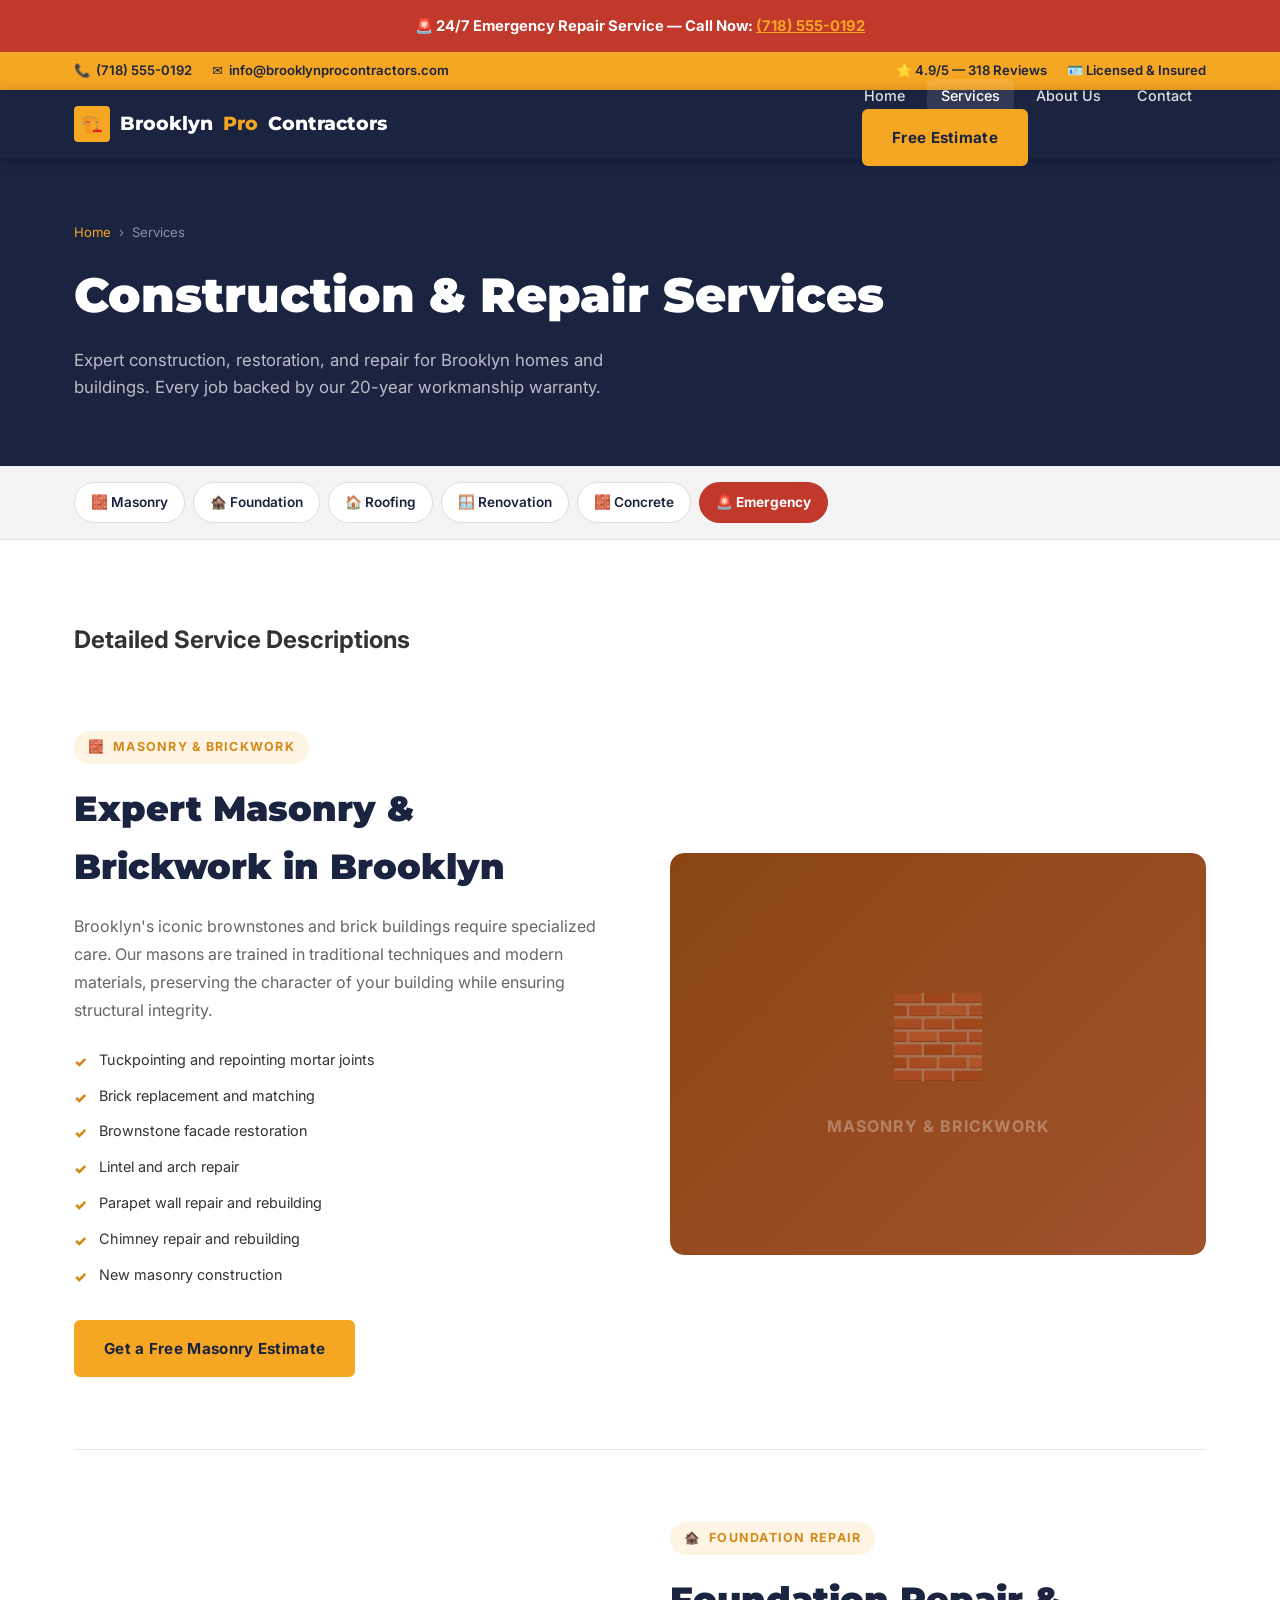
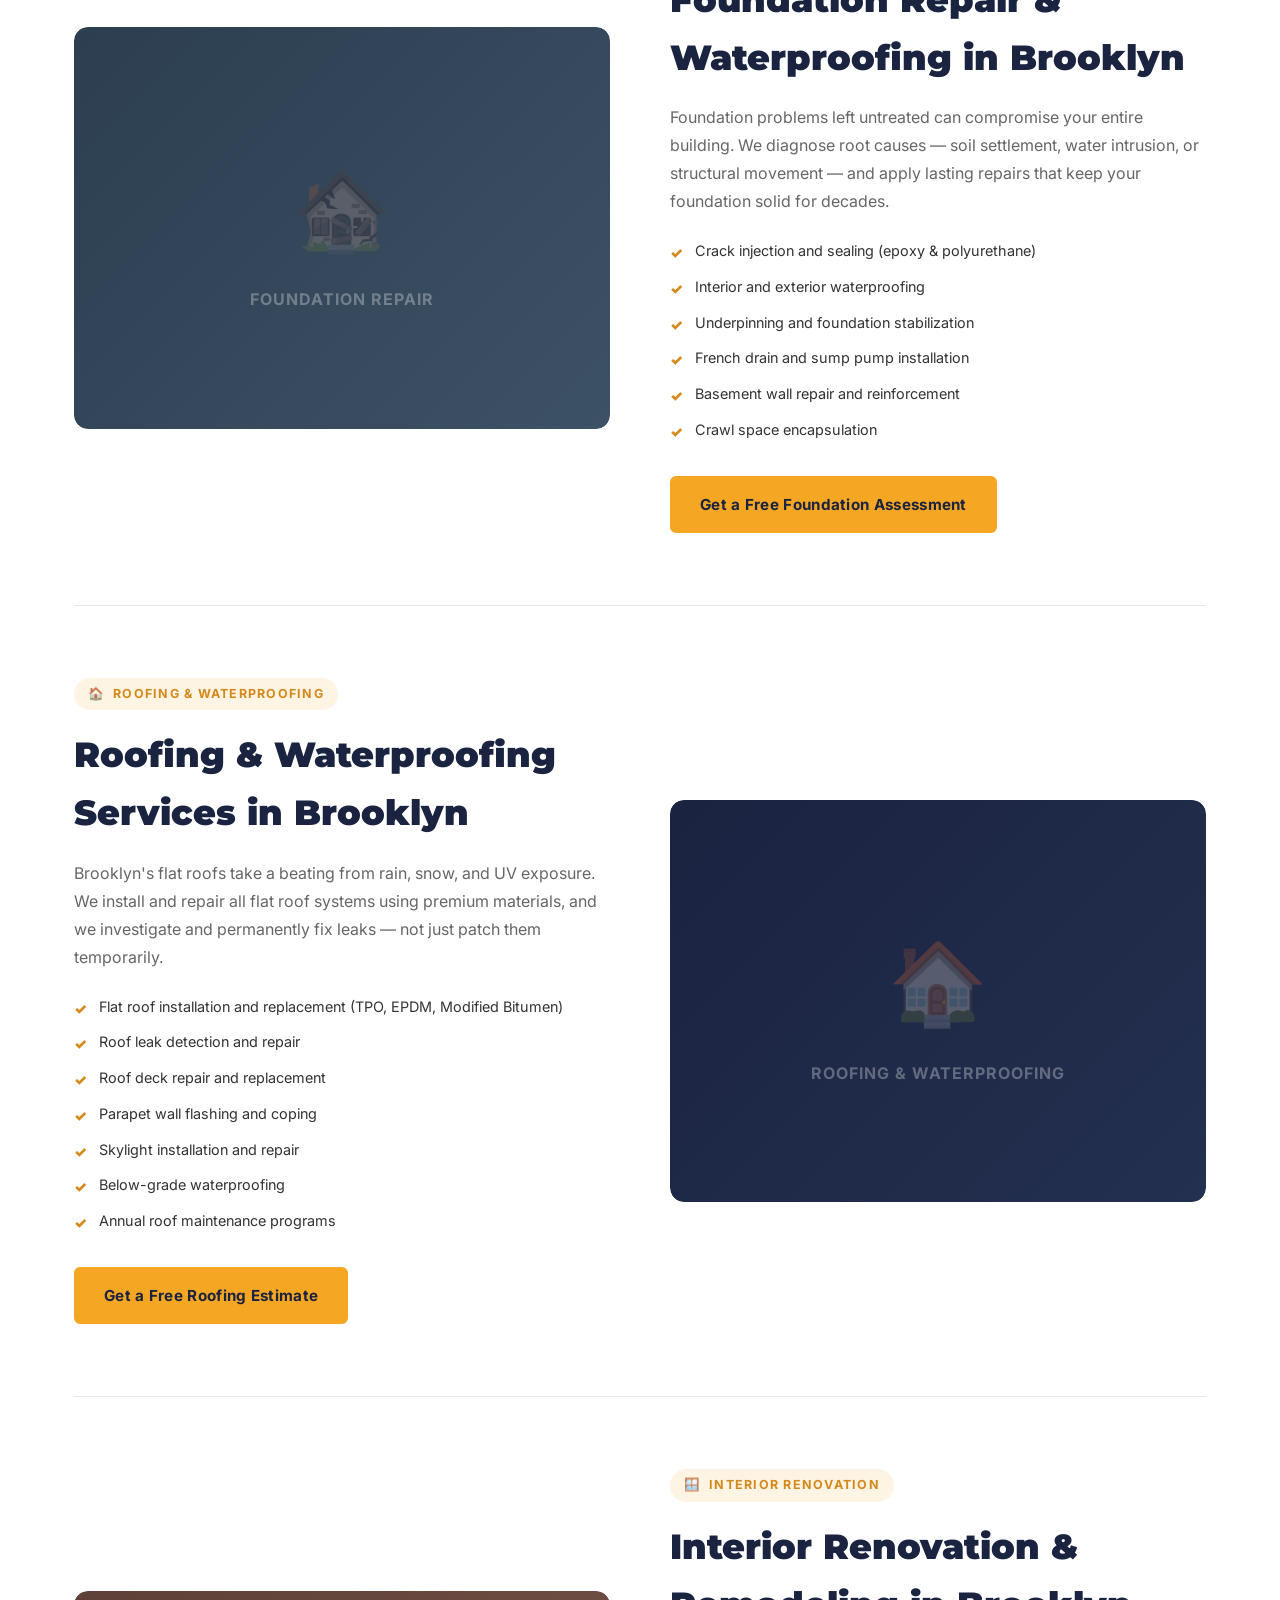
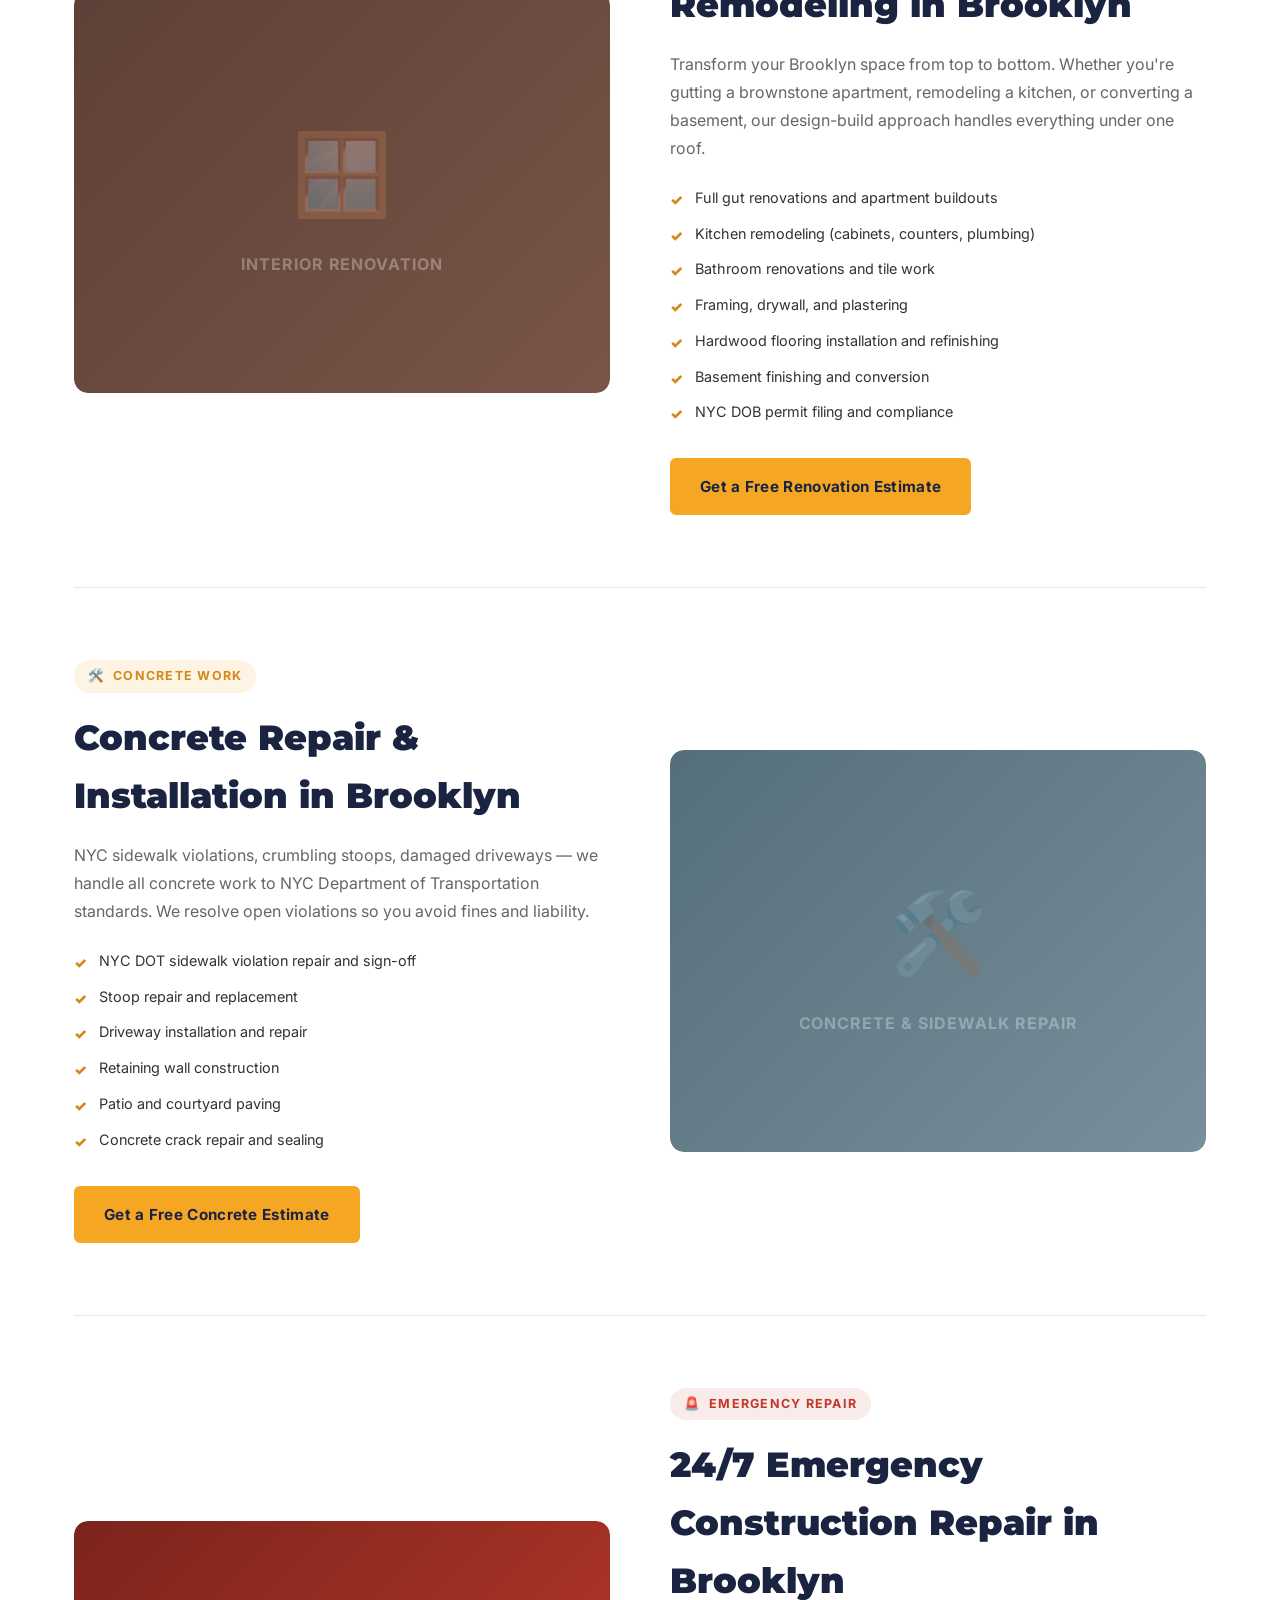
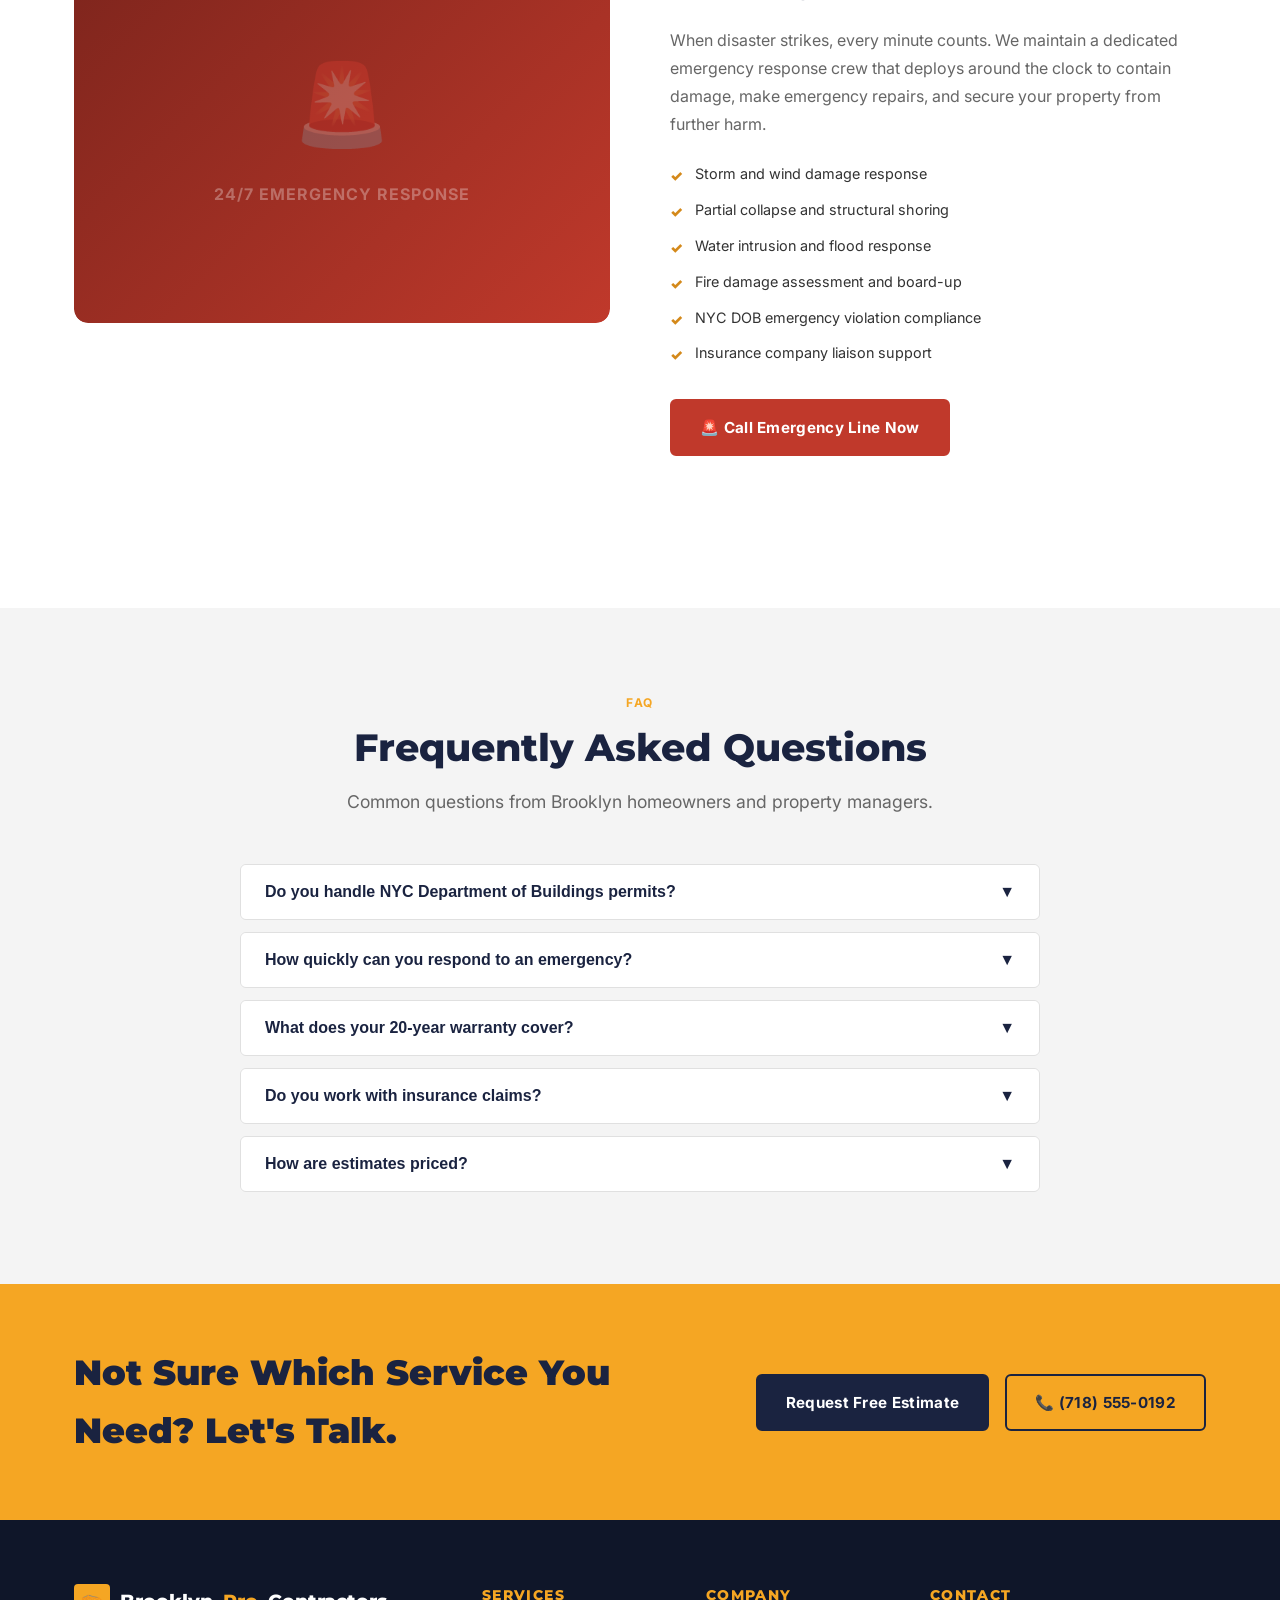
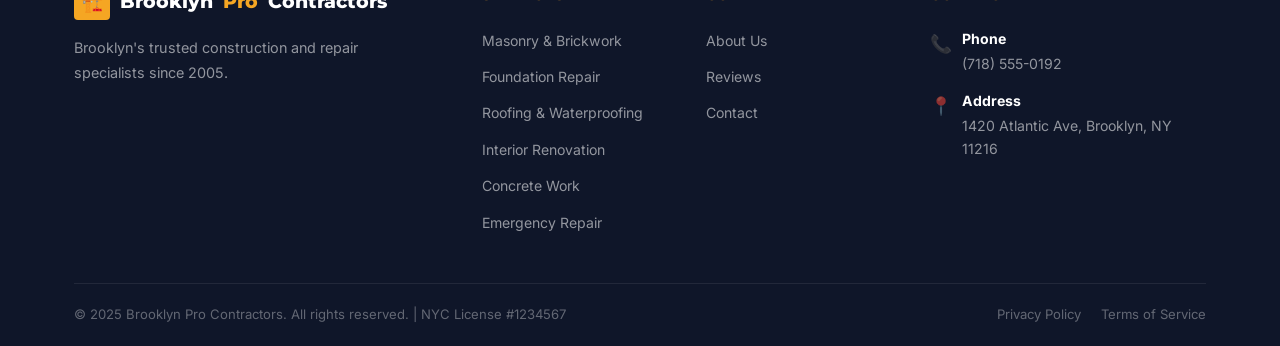
<file: services.html>
<!DOCTYPE html>
<html lang="en">
<head>
  <meta charset="UTF-8" />
  <meta name="viewport" content="width=device-width, initial-scale=1.0" />

  <title>Construction &amp; Repair Services | Brooklyn Pro Contractors</title>
  <meta name="description" content="Full-service construction and repair in Brooklyn, NY. Masonry, foundation repair, roofing, concrete, interior renovation, and 24/7 emergency services. Licensed &amp; insured." />
  <meta name="keywords" content="masonry repair Brooklyn, foundation repair Brooklyn NY, roofing contractor Brooklyn, concrete sidewalk repair Brooklyn, interior renovation Brooklyn, emergency repair Brooklyn" />
  <meta name="robots" content="index, follow" />
  <link rel="canonical" href="https://www.brooklynprocontractors.com/services.html" />

  <meta property="og:type" content="website" />
  <meta property="og:title" content="Construction &amp; Repair Services | Brooklyn Pro Contractors" />
  <meta property="og:description" content="Full-service construction and repair in Brooklyn. Masonry, foundations, roofing, concrete, renovation, and emergency services." />
  <meta property="og:url" content="https://www.brooklynprocontractors.com/services.html" />

  <!-- Structured Data: Service List -->
  <script type="application/ld+json">
  {
    "@context": "https://schema.org",
    "@type": "ItemList",
    "name": "Construction & Repair Services in Brooklyn",
    "itemListElement": [
      {"@type":"ListItem","position":1,"name":"Masonry & Brickwork","url":"https://www.brooklynprocontractors.com/services.html#masonry"},
      {"@type":"ListItem","position":2,"name":"Foundation Repair","url":"https://www.brooklynprocontractors.com/services.html#foundation"},
      {"@type":"ListItem","position":3,"name":"Roofing & Waterproofing","url":"https://www.brooklynprocontractors.com/services.html#roofing"},
      {"@type":"ListItem","position":4,"name":"Interior Renovation","url":"https://www.brooklynprocontractors.com/services.html#renovation"},
      {"@type":"ListItem","position":5,"name":"Concrete Repair","url":"https://www.brooklynprocontractors.com/services.html#concrete"},
      {"@type":"ListItem","position":6,"name":"Emergency Repair","url":"https://www.brooklynprocontractors.com/services.html#emergency"}
    ]
  }
  </script>

  <link rel="preconnect" href="https://fonts.googleapis.com" />
  <link rel="preconnect" href="https://fonts.gstatic.com" crossorigin />
  <link href="https://fonts.googleapis.com/css2?family=Inter:wght@400;500;600&family=Montserrat:wght@700;800;900&display=swap" rel="stylesheet" />
  <link rel="stylesheet" href="css/styles.css" />

  <style>
    .service-detail {
      display: grid;
      grid-template-columns: 1fr 1fr;
      gap: 60px;
      align-items: center;
      padding: 72px 0;
      border-bottom: 1px solid #E8E8E8;
    }
    .service-detail:last-child { border-bottom: none; }
    .service-detail--reverse .service-detail__content { order: 2; }
    .service-detail--reverse .service-detail__visual { order: 1; }
    .service-detail__tag {
      display: inline-flex;
      align-items: center;
      gap: 8px;
      background: rgba(245,166,35,0.12);
      color: var(--yellow-dark);
      font-size: 0.78rem;
      font-weight: 700;
      letter-spacing: 0.1em;
      text-transform: uppercase;
      padding: 6px 14px;
      border-radius: 99px;
      margin-bottom: 16px;
    }
    .service-detail__title {
      font-family: var(--font-heading);
      font-size: clamp(1.6rem, 3vw, 2.2rem);
      font-weight: 900;
      color: var(--navy);
      margin-bottom: 16px;
    }
    .service-detail__desc {
      font-size: 1rem;
      color: var(--gray-mid);
      line-height: 1.75;
      margin-bottom: 24px;
    }
    .service-detail__checklist {
      display: flex;
      flex-direction: column;
      gap: 10px;
      margin-bottom: 32px;
    }
    .service-detail__check-item {
      display: flex;
      align-items: flex-start;
      gap: 12px;
      font-size: 0.9rem;
      color: var(--gray-dark);
    }
    .service-detail__check-icon {
      color: var(--yellow-dark);
      font-weight: 900;
      flex-shrink: 0;
      margin-top: 2px;
    }
    .service-detail__visual {
      border-radius: 14px;
      overflow: hidden;
      position: relative;
    }
    .service-detail__image {
      width: 100%;
      aspect-ratio: 4/3;
      border-radius: 14px;
      display: flex;
      align-items: center;
      justify-content: center;
      flex-direction: column;
      gap: 12px;
      font-size: 5rem;
      color: rgba(255,255,255,0.25);
    }
    .service-detail__image span:last-child {
      font-size: 1rem;
      font-weight: 700;
      letter-spacing: 0.06em;
      text-transform: uppercase;
      color: rgba(255,255,255,0.3);
    }
    @media (max-width: 900px) {
      .service-detail {
        grid-template-columns: 1fr;
        gap: 32px;
      }
      .service-detail--reverse .service-detail__content { order: 1; }
      .service-detail--reverse .service-detail__visual { order: 2; }
    }
    .faq { max-width: 800px; margin: 0 auto; }
    .faq__item {
      border: 1px solid #E0E0E0;
      border-radius: var(--radius);
      margin-bottom: 12px;
      overflow: hidden;
    }
    .faq__question {
      width: 100%;
      background: var(--white);
      border: none;
      padding: 18px 24px;
      text-align: left;
      font-weight: 700;
      font-size: 1rem;
      color: var(--navy);
      cursor: pointer;
      display: flex;
      justify-content: space-between;
      align-items: center;
      gap: 16px;
      transition: background var(--transition);
    }
    .faq__question:hover { background: var(--gray-light); }
    .faq__question[aria-expanded="true"] { background: var(--navy); color: var(--white); }
    .faq__chevron { transition: transform var(--transition); flex-shrink: 0; }
    .faq__question[aria-expanded="true"] .faq__chevron { transform: rotate(180deg); }
    .faq__answer {
      display: none;
      padding: 16px 24px 20px;
      font-size: 0.95rem;
      color: var(--gray-mid);
      line-height: 1.7;
      background: var(--gray-light);
    }
    .faq__answer.open { display: block; }
  </style>
</head>
<body>

  <div class="emergency-banner" role="alert">
    🚨 24/7 Emergency Repair Service — Call Now: <a href="tel:+17185550192">(718) 555-0192</a>
  </div>

  <div class="topbar">
    <div class="container">
      <div class="topbar__inner">
        <div class="topbar__items">
          <div class="topbar__item"><span>📞</span><a href="tel:+17185550192">(718) 555-0192</a></div>
          <div class="topbar__item"><span>✉️</span><a href="mailto:info@brooklynprocontractors.com">info@brooklynprocontractors.com</a></div>
        </div>
        <div class="topbar__items">
          <div class="topbar__item"><span>⭐ 4.9/5 — 318 Reviews</span></div>
          <div class="topbar__item"><span>🪪 Licensed &amp; Insured</span></div>
        </div>
      </div>
    </div>
  </div>

  <header class="navbar" role="banner">
    <div class="container">
      <div class="navbar__inner">
        <a href="index.html" class="navbar__logo" aria-label="Brooklyn Pro Contractors Home">
          <div class="navbar__logo-icon" aria-hidden="true">🏗️</div>
          Brooklyn <span>Pro</span> Contractors
        </a>
        <button class="navbar__toggle" id="navToggle" aria-expanded="false" aria-controls="navMenu" aria-label="Toggle navigation">
          <span></span><span></span><span></span>
        </button>
        <nav id="navMenu" class="navbar__menu" role="navigation" aria-label="Main navigation">
          <ul class="navbar__nav">
            <li><a href="index.html" class="navbar__link">Home</a></li>
            <li><a href="services.html" class="navbar__link active" aria-current="page">Services</a></li>
            <li><a href="about.html" class="navbar__link">About Us</a></li>
            <li><a href="contact.html" class="navbar__link">Contact</a></li>
          </ul>
          <div class="navbar__cta">
            <a href="contact.html" class="btn btn--primary">Free Estimate</a>
          </div>
        </nav>
      </div>
    </div>
  </header>

  <main>
    <div class="page-header">
      <div class="container">
        <nav class="page-header__breadcrumb" aria-label="Breadcrumb">
          <a href="index.html">Home</a> <span aria-hidden="true">›</span> <span>Services</span>
        </nav>
        <h1 class="page-header__title">Construction &amp; Repair Services</h1>
        <p class="page-header__subtitle">Expert construction, restoration, and repair for Brooklyn homes and buildings. Every job backed by our 20-year workmanship warranty.</p>
      </div>
    </div>

    <!-- Services Navigation -->
    <div style="background:var(--gray-light);border-bottom:1px solid #E0E0E0;padding:16px 0;position:sticky;top:68px;z-index:100;">
      <div class="container">
        <nav aria-label="Services navigation" style="display:flex;gap:8px;flex-wrap:wrap;">
          <a href="#masonry" style="padding:8px 16px;background:var(--white);border-radius:99px;font-size:0.85rem;font-weight:600;color:var(--navy);border:1px solid #DDD;text-decoration:none;transition:all 0.2s;" onmouseover="this.style.background='var(--yellow)'" onmouseout="this.style.background='var(--white)'">🧱 Masonry</a>
          <a href="#foundation" style="padding:8px 16px;background:var(--white);border-radius:99px;font-size:0.85rem;font-weight:600;color:var(--navy);border:1px solid #DDD;text-decoration:none;transition:all 0.2s;" onmouseover="this.style.background='var(--yellow)'" onmouseout="this.style.background='var(--white)'">🏚️ Foundation</a>
          <a href="#roofing" style="padding:8px 16px;background:var(--white);border-radius:99px;font-size:0.85rem;font-weight:600;color:var(--navy);border:1px solid #DDD;text-decoration:none;transition:all 0.2s;" onmouseover="this.style.background='var(--yellow)'" onmouseout="this.style.background='var(--white)'">🏠 Roofing</a>
          <a href="#renovation" style="padding:8px 16px;background:var(--white);border-radius:99px;font-size:0.85rem;font-weight:600;color:var(--navy);border:1px solid #DDD;text-decoration:none;transition:all 0.2s;" onmouseover="this.style.background='var(--yellow)'" onmouseout="this.style.background='var(--white)'">🪟 Renovation</a>
          <a href="#concrete" style="padding:8px 16px;background:var(--white);border-radius:99px;font-size:0.85rem;font-weight:600;color:var(--navy);border:1px solid #DDD;text-decoration:none;transition:all 0.2s;" onmouseover="this.style.background='var(--yellow)'" onmouseout="this.style.background='var(--white)'">🧱 Concrete</a>
          <a href="#emergency" style="padding:8px 16px;background:var(--red);color:white;border-radius:99px;font-size:0.85rem;font-weight:700;border:1px solid var(--red);text-decoration:none;">🚨 Emergency</a>
        </nav>
      </div>
    </div>

    <section class="section" aria-labelledby="services-detail-heading">
      <div class="container">
        <h2 id="services-detail-heading" class="sr-only">Detailed Service Descriptions</h2>

        <!-- Masonry -->
        <div class="service-detail" id="masonry">
          <div class="service-detail__content">
            <div class="service-detail__tag"><span aria-hidden="true">🧱</span> Masonry &amp; Brickwork</div>
            <h2 class="service-detail__title">Expert Masonry &amp; Brickwork in Brooklyn</h2>
            <p class="service-detail__desc">Brooklyn's iconic brownstones and brick buildings require specialized care. Our masons are trained in traditional techniques and modern materials, preserving the character of your building while ensuring structural integrity.</p>
            <ul class="service-detail__checklist" aria-label="Masonry services included">
              <li class="service-detail__check-item"><span class="service-detail__check-icon" aria-hidden="true">✓</span><span>Tuckpointing and repointing mortar joints</span></li>
              <li class="service-detail__check-item"><span class="service-detail__check-icon" aria-hidden="true">✓</span><span>Brick replacement and matching</span></li>
              <li class="service-detail__check-item"><span class="service-detail__check-icon" aria-hidden="true">✓</span><span>Brownstone facade restoration</span></li>
              <li class="service-detail__check-item"><span class="service-detail__check-icon" aria-hidden="true">✓</span><span>Lintel and arch repair</span></li>
              <li class="service-detail__check-item"><span class="service-detail__check-icon" aria-hidden="true">✓</span><span>Parapet wall repair and rebuilding</span></li>
              <li class="service-detail__check-item"><span class="service-detail__check-icon" aria-hidden="true">✓</span><span>Chimney repair and rebuilding</span></li>
              <li class="service-detail__check-item"><span class="service-detail__check-icon" aria-hidden="true">✓</span><span>New masonry construction</span></li>
            </ul>
            <a href="contact.html" class="btn btn--primary">Get a Free Masonry Estimate</a>
          </div>
          <div class="service-detail__visual">
            <div class="service-detail__image" style="background:linear-gradient(135deg,#8B4513 0%,#A0522D 100%);" role="img" aria-label="Masonry brickwork repair">
              <span>🧱</span><span>Masonry &amp; Brickwork</span>
            </div>
          </div>
        </div>

        <!-- Foundation -->
        <div class="service-detail service-detail--reverse" id="foundation">
          <div class="service-detail__content">
            <div class="service-detail__tag"><span aria-hidden="true">🏚️</span> Foundation Repair</div>
            <h2 class="service-detail__title">Foundation Repair &amp; Waterproofing in Brooklyn</h2>
            <p class="service-detail__desc">Foundation problems left untreated can compromise your entire building. We diagnose root causes — soil settlement, water intrusion, or structural movement — and apply lasting repairs that keep your foundation solid for decades.</p>
            <ul class="service-detail__checklist" aria-label="Foundation services included">
              <li class="service-detail__check-item"><span class="service-detail__check-icon" aria-hidden="true">✓</span><span>Crack injection and sealing (epoxy &amp; polyurethane)</span></li>
              <li class="service-detail__check-item"><span class="service-detail__check-icon" aria-hidden="true">✓</span><span>Interior and exterior waterproofing</span></li>
              <li class="service-detail__check-item"><span class="service-detail__check-icon" aria-hidden="true">✓</span><span>Underpinning and foundation stabilization</span></li>
              <li class="service-detail__check-item"><span class="service-detail__check-icon" aria-hidden="true">✓</span><span>French drain and sump pump installation</span></li>
              <li class="service-detail__check-item"><span class="service-detail__check-icon" aria-hidden="true">✓</span><span>Basement wall repair and reinforcement</span></li>
              <li class="service-detail__check-item"><span class="service-detail__check-icon" aria-hidden="true">✓</span><span>Crawl space encapsulation</span></li>
            </ul>
            <a href="contact.html" class="btn btn--primary">Get a Free Foundation Assessment</a>
          </div>
          <div class="service-detail__visual">
            <div class="service-detail__image" style="background:linear-gradient(135deg,#2C3E50 0%,#3D5166 100%);" role="img" aria-label="Foundation repair work">
              <span>🏚️</span><span>Foundation Repair</span>
            </div>
          </div>
        </div>

        <!-- Roofing -->
        <div class="service-detail" id="roofing">
          <div class="service-detail__content">
            <div class="service-detail__tag"><span aria-hidden="true">🏠</span> Roofing &amp; Waterproofing</div>
            <h2 class="service-detail__title">Roofing &amp; Waterproofing Services in Brooklyn</h2>
            <p class="service-detail__desc">Brooklyn's flat roofs take a beating from rain, snow, and UV exposure. We install and repair all flat roof systems using premium materials, and we investigate and permanently fix leaks — not just patch them temporarily.</p>
            <ul class="service-detail__checklist" aria-label="Roofing services included">
              <li class="service-detail__check-item"><span class="service-detail__check-icon" aria-hidden="true">✓</span><span>Flat roof installation and replacement (TPO, EPDM, Modified Bitumen)</span></li>
              <li class="service-detail__check-item"><span class="service-detail__check-icon" aria-hidden="true">✓</span><span>Roof leak detection and repair</span></li>
              <li class="service-detail__check-item"><span class="service-detail__check-icon" aria-hidden="true">✓</span><span>Roof deck repair and replacement</span></li>
              <li class="service-detail__check-item"><span class="service-detail__check-icon" aria-hidden="true">✓</span><span>Parapet wall flashing and coping</span></li>
              <li class="service-detail__check-item"><span class="service-detail__check-icon" aria-hidden="true">✓</span><span>Skylight installation and repair</span></li>
              <li class="service-detail__check-item"><span class="service-detail__check-icon" aria-hidden="true">✓</span><span>Below-grade waterproofing</span></li>
              <li class="service-detail__check-item"><span class="service-detail__check-icon" aria-hidden="true">✓</span><span>Annual roof maintenance programs</span></li>
            </ul>
            <a href="contact.html" class="btn btn--primary">Get a Free Roofing Estimate</a>
          </div>
          <div class="service-detail__visual">
            <div class="service-detail__image" style="background:linear-gradient(135deg,#1A2340 0%,#243050 100%);" role="img" aria-label="Roofing work on Brooklyn building">
              <span>🏠</span><span>Roofing &amp; Waterproofing</span>
            </div>
          </div>
        </div>

        <!-- Renovation -->
        <div class="service-detail service-detail--reverse" id="renovation">
          <div class="service-detail__content">
            <div class="service-detail__tag"><span aria-hidden="true">🪟</span> Interior Renovation</div>
            <h2 class="service-detail__title">Interior Renovation &amp; Remodeling in Brooklyn</h2>
            <p class="service-detail__desc">Transform your Brooklyn space from top to bottom. Whether you're gutting a brownstone apartment, remodeling a kitchen, or converting a basement, our design-build approach handles everything under one roof.</p>
            <ul class="service-detail__checklist" aria-label="Renovation services included">
              <li class="service-detail__check-item"><span class="service-detail__check-icon" aria-hidden="true">✓</span><span>Full gut renovations and apartment buildouts</span></li>
              <li class="service-detail__check-item"><span class="service-detail__check-icon" aria-hidden="true">✓</span><span>Kitchen remodeling (cabinets, counters, plumbing)</span></li>
              <li class="service-detail__check-item"><span class="service-detail__check-icon" aria-hidden="true">✓</span><span>Bathroom renovations and tile work</span></li>
              <li class="service-detail__check-item"><span class="service-detail__check-icon" aria-hidden="true">✓</span><span>Framing, drywall, and plastering</span></li>
              <li class="service-detail__check-item"><span class="service-detail__check-icon" aria-hidden="true">✓</span><span>Hardwood flooring installation and refinishing</span></li>
              <li class="service-detail__check-item"><span class="service-detail__check-icon" aria-hidden="true">✓</span><span>Basement finishing and conversion</span></li>
              <li class="service-detail__check-item"><span class="service-detail__check-icon" aria-hidden="true">✓</span><span>NYC DOB permit filing and compliance</span></li>
            </ul>
            <a href="contact.html" class="btn btn--primary">Get a Free Renovation Estimate</a>
          </div>
          <div class="service-detail__visual">
            <div class="service-detail__image" style="background:linear-gradient(135deg,#5D4037 0%,#795548 100%);" role="img" aria-label="Brooklyn interior renovation">
              <span>🪟</span><span>Interior Renovation</span>
            </div>
          </div>
        </div>

        <!-- Concrete -->
        <div class="service-detail" id="concrete">
          <div class="service-detail__content">
            <div class="service-detail__tag"><span aria-hidden="true">🛠️</span> Concrete Work</div>
            <h2 class="service-detail__title">Concrete Repair &amp; Installation in Brooklyn</h2>
            <p class="service-detail__desc">NYC sidewalk violations, crumbling stoops, damaged driveways — we handle all concrete work to NYC Department of Transportation standards. We resolve open violations so you avoid fines and liability.</p>
            <ul class="service-detail__checklist" aria-label="Concrete services included">
              <li class="service-detail__check-item"><span class="service-detail__check-icon" aria-hidden="true">✓</span><span>NYC DOT sidewalk violation repair and sign-off</span></li>
              <li class="service-detail__check-item"><span class="service-detail__check-icon" aria-hidden="true">✓</span><span>Stoop repair and replacement</span></li>
              <li class="service-detail__check-item"><span class="service-detail__check-icon" aria-hidden="true">✓</span><span>Driveway installation and repair</span></li>
              <li class="service-detail__check-item"><span class="service-detail__check-icon" aria-hidden="true">✓</span><span>Retaining wall construction</span></li>
              <li class="service-detail__check-item"><span class="service-detail__check-icon" aria-hidden="true">✓</span><span>Patio and courtyard paving</span></li>
              <li class="service-detail__check-item"><span class="service-detail__check-icon" aria-hidden="true">✓</span><span>Concrete crack repair and sealing</span></li>
            </ul>
            <a href="contact.html" class="btn btn--primary">Get a Free Concrete Estimate</a>
          </div>
          <div class="service-detail__visual">
            <div class="service-detail__image" style="background:linear-gradient(135deg,#546E7A 0%,#78909C 100%);" role="img" aria-label="Concrete repair work">
              <span>🛠️</span><span>Concrete &amp; Sidewalk Repair</span>
            </div>
          </div>
        </div>

        <!-- Emergency -->
        <div class="service-detail service-detail--reverse" id="emergency">
          <div class="service-detail__content">
            <div class="service-detail__tag" style="background:rgba(192,57,43,0.1);color:var(--red);"><span aria-hidden="true">🚨</span> Emergency Repair</div>
            <h2 class="service-detail__title">24/7 Emergency Construction Repair in Brooklyn</h2>
            <p class="service-detail__desc">When disaster strikes, every minute counts. We maintain a dedicated emergency response crew that deploys around the clock to contain damage, make emergency repairs, and secure your property from further harm.</p>
            <ul class="service-detail__checklist" aria-label="Emergency services included">
              <li class="service-detail__check-item"><span class="service-detail__check-icon" aria-hidden="true">✓</span><span>Storm and wind damage response</span></li>
              <li class="service-detail__check-item"><span class="service-detail__check-icon" aria-hidden="true">✓</span><span>Partial collapse and structural shoring</span></li>
              <li class="service-detail__check-item"><span class="service-detail__check-icon" aria-hidden="true">✓</span><span>Water intrusion and flood response</span></li>
              <li class="service-detail__check-item"><span class="service-detail__check-icon" aria-hidden="true">✓</span><span>Fire damage assessment and board-up</span></li>
              <li class="service-detail__check-item"><span class="service-detail__check-icon" aria-hidden="true">✓</span><span>NYC DOB emergency violation compliance</span></li>
              <li class="service-detail__check-item"><span class="service-detail__check-icon" aria-hidden="true">✓</span><span>Insurance company liaison support</span></li>
            </ul>
            <a href="tel:+17185550192" class="btn" style="background:var(--red);color:white;border-color:var(--red);">🚨 Call Emergency Line Now</a>
          </div>
          <div class="service-detail__visual">
            <div class="service-detail__image" style="background:linear-gradient(135deg,#7B241C 0%,#C0392B 100%);" role="img" aria-label="Emergency repair response">
              <span>🚨</span><span>24/7 Emergency Response</span>
            </div>
          </div>
        </div>

      </div>
    </section>

    <!-- FAQ -->
    <section class="section section--gray" id="faq" aria-labelledby="faq-heading">
      <div class="container">
        <div class="text-center">
          <span class="section__tag">FAQ</span>
          <h2 class="section__title" id="faq-heading">Frequently Asked Questions</h2>
          <p class="section__subtitle">Common questions from Brooklyn homeowners and property managers.</p>
        </div>
        <div class="faq">
          <div class="faq__item">
            <button class="faq__question" aria-expanded="false" aria-controls="faq1">
              Do you handle NYC Department of Buildings permits?
              <span class="faq__chevron" aria-hidden="true">▼</span>
            </button>
            <div class="faq__answer" id="faq1" role="region">
              Yes. We handle all required NYC DOB permit filings, engineering drawings (where needed), inspections, and final sign-offs. You never have to navigate the permit process yourself.
            </div>
          </div>
          <div class="faq__item">
            <button class="faq__question" aria-expanded="false" aria-controls="faq2">
              How quickly can you respond to an emergency?
              <span class="faq__chevron" aria-hidden="true">▼</span>
            </button>
            <div class="faq__answer" id="faq2" role="region">
              Our emergency crew is on call 24/7. For critical structural emergencies, we typically arrive within 1–3 hours anywhere in Brooklyn. Call (718) 555-0192 any time, day or night.
            </div>
          </div>
          <div class="faq__item">
            <button class="faq__question" aria-expanded="false" aria-controls="faq3">
              What does your 20-year warranty cover?
              <span class="faq__chevron" aria-hidden="true">▼</span>
            </button>
            <div class="faq__answer" id="faq3" role="region">
              Our 20-year workmanship warranty covers defects in labor and installation on all structural and waterproofing work. Material warranties vary by manufacturer and are passed directly to you. Details are always spelled out in your written contract before work begins.
            </div>
          </div>
          <div class="faq__item">
            <button class="faq__question" aria-expanded="false" aria-controls="faq4">
              Do you work with insurance claims?
              <span class="faq__chevron" aria-hidden="true">▼</span>
            </button>
            <div class="faq__answer" id="faq4" role="region">
              Yes. We work with all major insurance carriers and can provide detailed damage assessments and documentation to support your claim. We can also communicate directly with your adjuster to ensure nothing is missed.
            </div>
          </div>
          <div class="faq__item">
            <button class="faq__question" aria-expanded="false" aria-controls="faq5">
              How are estimates priced?
              <span class="faq__chevron" aria-hidden="true">▼</span>
            </button>
            <div class="faq__answer" id="faq5" role="region">
              All estimates are free, written, and itemized — no vague lump sums. We provide a detailed breakdown of labor, materials, permits, and timeline so you always know exactly what you're paying for before signing anything.
            </div>
          </div>
        </div>
      </div>
    </section>

    <!-- CTA -->
    <div class="cta-strip" role="complementary">
      <div class="container">
        <div class="cta-strip__inner">
          <h2 class="cta-strip__title">Not Sure Which Service You Need? Let's Talk.</h2>
          <div class="cta-strip__actions">
            <a href="contact.html" class="btn btn--navy">Request Free Estimate</a>
            <a href="tel:+17185550192" class="btn btn--outline" style="border-color:var(--navy);color:var(--navy);">📞 (718) 555-0192</a>
          </div>
        </div>
      </div>
    </div>
  </main>

  <footer class="footer" role="contentinfo">
    <div class="container">
      <div class="footer__grid">
        <div>
          <a href="index.html" class="navbar__logo" aria-label="Brooklyn Pro Contractors">
            <div class="navbar__logo-icon" aria-hidden="true">🏗️</div>
            Brooklyn <span>Pro</span> Contractors
          </a>
          <p class="footer__brand-desc">Brooklyn's trusted construction and repair specialists since 2005.</p>
        </div>
        <div>
          <h3 class="footer__col-title">Services</h3>
          <ul class="footer__links">
            <li><a href="#masonry" class="footer__link">Masonry &amp; Brickwork</a></li>
            <li><a href="#foundation" class="footer__link">Foundation Repair</a></li>
            <li><a href="#roofing" class="footer__link">Roofing &amp; Waterproofing</a></li>
            <li><a href="#renovation" class="footer__link">Interior Renovation</a></li>
            <li><a href="#concrete" class="footer__link">Concrete Work</a></li>
            <li><a href="#emergency" class="footer__link">Emergency Repair</a></li>
          </ul>
        </div>
        <div>
          <h3 class="footer__col-title">Company</h3>
          <ul class="footer__links">
            <li><a href="about.html" class="footer__link">About Us</a></li>
            <li><a href="index.html#reviews" class="footer__link">Reviews</a></li>
            <li><a href="contact.html" class="footer__link">Contact</a></li>
          </ul>
        </div>
        <div>
          <h3 class="footer__col-title">Contact</h3>
          <ul class="footer__contact-items">
            <li class="footer__contact-item"><span class="footer__contact-icon" aria-hidden="true">📞</span><div><strong>Phone</strong><a href="tel:+17185550192">(718) 555-0192</a></div></li>
            <li class="footer__contact-item"><span class="footer__contact-icon" aria-hidden="true">📍</span><div><strong>Address</strong>1420 Atlantic Ave, Brooklyn, NY 11216</div></li>
          </ul>
        </div>
      </div>
      <div class="footer__bottom">
        <p>&copy; 2025 Brooklyn Pro Contractors. All rights reserved. | NYC License #1234567</p>
        <nav class="footer__bottom-links" aria-label="Legal links">
          <a href="#">Privacy Policy</a>
          <a href="#">Terms of Service</a>
        </nav>
      </div>
    </div>
  </footer>

  <button id="back-to-top" aria-label="Back to top" title="Back to top">↑</button>
  <script src="js/main.js"></script>
</body>
</html>
</file>
<file: css/styles.css>
/* ===== RESET & BASE ===== */
*, *::before, *::after { box-sizing: border-box; margin: 0; padding: 0; }

:root {
  --yellow: #F5A623;
  --yellow-dark: #D4891A;
  --navy: #1A2340;
  --navy-light: #243050;
  --gray-dark: #333333;
  --gray-mid: #666666;
  --gray-light: #F4F4F4;
  --white: #FFFFFF;
  --red: #C0392B;
  --shadow: 0 4px 20px rgba(0,0,0,0.12);
  --shadow-hover: 0 8px 32px rgba(0,0,0,0.2);
  --radius: 6px;
  --font-body: 'Inter', system-ui, -apple-system, sans-serif;
  --font-heading: 'Montserrat', system-ui, -apple-system, sans-serif;
  --transition: 0.25s ease;
  --max-width: 1180px;
}

html { scroll-behavior: smooth; font-size: 16px; }

body {
  font-family: var(--font-body);
  color: var(--gray-dark);
  line-height: 1.65;
  background: var(--white);
}

a { color: inherit; text-decoration: none; transition: color var(--transition); }
img { max-width: 100%; height: auto; display: block; }
ul { list-style: none; }

.container {
  max-width: var(--max-width);
  margin: 0 auto;
  padding: 0 24px;
}

.section { padding: 80px 0; }
.section--gray { background: var(--gray-light); }
.section--navy { background: var(--navy); color: var(--white); }

.section__tag {
  display: inline-block;
  font-size: 0.75rem;
  font-weight: 700;
  letter-spacing: 0.12em;
  text-transform: uppercase;
  color: var(--yellow);
  margin-bottom: 12px;
}

.section__title {
  font-family: var(--font-heading);
  font-size: clamp(1.75rem, 3vw, 2.5rem);
  font-weight: 800;
  line-height: 1.2;
  color: var(--navy);
  margin-bottom: 16px;
}

.section--navy .section__title { color: var(--white); }

.section__subtitle {
  font-size: 1.1rem;
  color: var(--gray-mid);
  max-width: 600px;
  margin-bottom: 48px;
}

.section--navy .section__subtitle { color: rgba(255,255,255,0.75); }

/* ===== BUTTONS ===== */
.btn {
  display: inline-flex;
  align-items: center;
  gap: 8px;
  padding: 14px 28px;
  border-radius: var(--radius);
  font-weight: 700;
  font-size: 0.95rem;
  letter-spacing: 0.02em;
  cursor: pointer;
  border: 2px solid transparent;
  transition: all var(--transition);
  text-decoration: none;
  white-space: nowrap;
}

.btn--primary {
  background: var(--yellow);
  color: var(--navy);
  border-color: var(--yellow);
}
.btn--primary:hover {
  background: var(--yellow-dark);
  border-color: var(--yellow-dark);
  transform: translateY(-2px);
  box-shadow: var(--shadow-hover);
}

.btn--outline {
  background: transparent;
  color: var(--white);
  border-color: var(--white);
}
.btn--outline:hover {
  background: var(--white);
  color: var(--navy);
  transform: translateY(-2px);
}

.btn--navy {
  background: var(--navy);
  color: var(--white);
  border-color: var(--navy);
}
.btn--navy:hover {
  background: var(--navy-light);
  border-color: var(--navy-light);
  transform: translateY(-2px);
  box-shadow: var(--shadow-hover);
}

/* ===== NAVBAR ===== */
.navbar {
  position: sticky;
  top: 0;
  z-index: 1000;
  background: var(--navy);
  box-shadow: 0 2px 12px rgba(0,0,0,0.25);
}

.navbar__inner {
  display: flex;
  align-items: center;
  justify-content: space-between;
  height: 68px;
}

.navbar__logo {
  display: flex;
  align-items: center;
  gap: 10px;
  font-family: var(--font-heading);
  font-weight: 800;
  font-size: 1.2rem;
  color: var(--white);
}

.navbar__logo-icon {
  width: 36px;
  height: 36px;
  background: var(--yellow);
  border-radius: 4px;
  display: flex;
  align-items: center;
  justify-content: center;
  font-size: 1.1rem;
  color: var(--navy);
}

.navbar__logo span { color: var(--yellow); }

.navbar__nav { display: flex; align-items: center; gap: 8px; }

.navbar__link {
  color: rgba(255,255,255,0.85);
  font-size: 0.9rem;
  font-weight: 500;
  padding: 8px 14px;
  border-radius: var(--radius);
  transition: all var(--transition);
}

.navbar__link:hover,
.navbar__link.active {
  color: var(--white);
  background: rgba(255,255,255,0.1);
}

.navbar__cta { margin-left: 12px; }

.navbar__toggle {
  display: none;
  background: none;
  border: none;
  cursor: pointer;
  padding: 8px;
  color: var(--white);
  flex-direction: column;
  gap: 5px;
}

.navbar__toggle span {
  display: block;
  width: 24px;
  height: 2px;
  background: currentColor;
  transition: all var(--transition);
  border-radius: 2px;
}

/* ===== TOP BAR ===== */
.topbar {
  background: var(--yellow);
  color: var(--navy);
  font-size: 0.82rem;
  font-weight: 600;
  padding: 8px 0;
}

.topbar__inner {
  display: flex;
  justify-content: space-between;
  align-items: center;
  gap: 16px;
  flex-wrap: wrap;
}

.topbar__items { display: flex; align-items: center; gap: 20px; }
.topbar__item { display: flex; align-items: center; gap: 6px; }

/* ===== HERO ===== */
.hero {
  position: relative;
  background: var(--navy);
  color: var(--white);
  padding: 100px 0;
  overflow: hidden;
}

.hero::before {
  content: '';
  position: absolute;
  inset: 0;
  background: url("data:image/svg+xml,%3Csvg width='60' height='60' viewBox='0 0 60 60' xmlns='http://www.w3.org/2000/svg'%3E%3Cg fill='none' fill-rule='evenodd'%3E%3Cg fill='%23ffffff' fill-opacity='0.03'%3E%3Cpath d='M36 34v-4h-2v4h-4v2h4v4h2v-4h4v-2h-4zm0-30V0h-2v4h-4v2h4v4h2V6h4V4h-4zM6 34v-4H4v4H0v2h4v4h2v-4h4v-2H6zM6 4V0H4v4H0v2h4v4h2V6h4V4H6z'/%3E%3C/g%3E%3C/g%3E%3C/svg%3E");
}

.hero__grid {
  display: grid;
  grid-template-columns: 1fr 1fr;
  gap: 60px;
  align-items: center;
  position: relative;
}

.hero__badge {
  display: inline-flex;
  align-items: center;
  gap: 8px;
  background: rgba(245,166,35,0.15);
  border: 1px solid rgba(245,166,35,0.4);
  color: var(--yellow);
  font-size: 0.8rem;
  font-weight: 700;
  letter-spacing: 0.1em;
  text-transform: uppercase;
  padding: 6px 14px;
  border-radius: 99px;
  margin-bottom: 20px;
}

.hero__title {
  font-family: var(--font-heading);
  font-size: clamp(2rem, 4.5vw, 3.4rem);
  font-weight: 900;
  line-height: 1.1;
  margin-bottom: 20px;
}

.hero__title em {
  font-style: normal;
  color: var(--yellow);
}

.hero__subtitle {
  font-size: 1.1rem;
  color: rgba(255,255,255,0.8);
  max-width: 480px;
  margin-bottom: 36px;
  line-height: 1.7;
}

.hero__actions { display: flex; flex-wrap: wrap; gap: 14px; margin-bottom: 48px; }

.hero__stats {
  display: flex;
  gap: 36px;
  padding-top: 32px;
  border-top: 1px solid rgba(255,255,255,0.1);
}

.hero__stat-num {
  font-family: var(--font-heading);
  font-size: 2rem;
  font-weight: 900;
  color: var(--yellow);
  display: block;
}

.hero__stat-label {
  font-size: 0.82rem;
  color: rgba(255,255,255,0.6);
  text-transform: uppercase;
  letter-spacing: 0.08em;
}

.hero__visual {
  position: relative;
  display: flex;
  justify-content: center;
}

.hero__card-stack {
  position: relative;
  width: 100%;
  max-width: 440px;
}

.hero__main-card {
  background: var(--navy-light);
  border: 1px solid rgba(255,255,255,0.1);
  border-radius: 12px;
  padding: 32px;
  position: relative;
}

.hero__service-list {
  display: flex;
  flex-direction: column;
  gap: 14px;
  margin-bottom: 28px;
}

.hero__service-item {
  display: flex;
  align-items: center;
  gap: 14px;
  padding: 14px 16px;
  background: rgba(255,255,255,0.05);
  border-radius: var(--radius);
  border-left: 3px solid var(--yellow);
}

.hero__service-icon { font-size: 1.3rem; }

.hero__service-text strong {
  display: block;
  font-size: 0.9rem;
  color: var(--white);
  font-weight: 600;
}

.hero__service-text span {
  font-size: 0.8rem;
  color: rgba(255,255,255,0.5);
}

.hero__badge-float {
  position: absolute;
  bottom: -20px;
  right: -20px;
  background: var(--yellow);
  color: var(--navy);
  border-radius: 50%;
  width: 96px;
  height: 96px;
  display: flex;
  flex-direction: column;
  align-items: center;
  justify-content: center;
  font-weight: 900;
  font-family: var(--font-heading);
  box-shadow: var(--shadow);
  text-align: center;
  line-height: 1.1;
  font-size: 0.8rem;
}

.hero__badge-float strong { font-size: 1.4rem; }

/* ===== TRUST BAR ===== */
.trust-bar {
  background: var(--yellow);
  padding: 20px 0;
}

.trust-bar__items {
  display: flex;
  align-items: center;
  justify-content: space-between;
  gap: 24px;
  flex-wrap: wrap;
}

.trust-bar__item {
  display: flex;
  align-items: center;
  gap: 10px;
  color: var(--navy);
  font-weight: 700;
  font-size: 0.9rem;
}

.trust-bar__item-icon { font-size: 1.4rem; }

/* ===== SERVICES GRID ===== */
.services-grid {
  display: grid;
  grid-template-columns: repeat(auto-fit, minmax(280px, 1fr));
  gap: 24px;
}

.service-card {
  background: var(--white);
  border-radius: 10px;
  padding: 32px 28px;
  box-shadow: var(--shadow);
  border-top: 4px solid transparent;
  transition: all var(--transition);
  position: relative;
  overflow: hidden;
}

.service-card:hover {
  transform: translateY(-6px);
  box-shadow: var(--shadow-hover);
  border-top-color: var(--yellow);
}

.service-card__icon {
  width: 56px;
  height: 56px;
  background: rgba(245,166,35,0.12);
  border-radius: 10px;
  display: flex;
  align-items: center;
  justify-content: center;
  font-size: 1.6rem;
  margin-bottom: 20px;
}

.service-card__title {
  font-family: var(--font-heading);
  font-size: 1.15rem;
  font-weight: 800;
  color: var(--navy);
  margin-bottom: 12px;
}

.service-card__desc {
  font-size: 0.92rem;
  color: var(--gray-mid);
  line-height: 1.65;
  margin-bottom: 20px;
}

.service-card__link {
  font-size: 0.88rem;
  font-weight: 700;
  color: var(--yellow-dark);
  display: inline-flex;
  align-items: center;
  gap: 6px;
  transition: gap var(--transition);
}

.service-card:hover .service-card__link { gap: 10px; }

/* ===== WHY CHOOSE US ===== */
.why-grid {
  display: grid;
  grid-template-columns: 1fr 1fr;
  gap: 60px;
  align-items: center;
}

.why__features { display: flex; flex-direction: column; gap: 24px; }

.why__feature {
  display: flex;
  gap: 18px;
  align-items: flex-start;
}

.why__feature-icon {
  width: 52px;
  height: 52px;
  min-width: 52px;
  background: var(--yellow);
  border-radius: 10px;
  display: flex;
  align-items: center;
  justify-content: center;
  font-size: 1.4rem;
}

.why__feature-title {
  font-family: var(--font-heading);
  font-size: 1rem;
  font-weight: 800;
  color: var(--navy);
  margin-bottom: 6px;
}

.why__feature-desc {
  font-size: 0.9rem;
  color: var(--gray-mid);
  line-height: 1.6;
}

.why__image-panel {
  position: relative;
  border-radius: 14px;
  overflow: hidden;
}

.why__image-placeholder {
  width: 100%;
  aspect-ratio: 4/3;
  background: linear-gradient(135deg, var(--navy) 0%, var(--navy-light) 100%);
  border-radius: 14px;
  display: flex;
  align-items: center;
  justify-content: center;
  flex-direction: column;
  gap: 16px;
  color: rgba(255,255,255,0.3);
  font-size: 4rem;
}

.why__certifications {
  position: absolute;
  bottom: 20px;
  left: 20px;
  right: 20px;
  display: flex;
  gap: 10px;
  flex-wrap: wrap;
}

.why__cert-badge {
  background: var(--white);
  color: var(--navy);
  font-size: 0.75rem;
  font-weight: 800;
  padding: 6px 12px;
  border-radius: 4px;
  box-shadow: var(--shadow);
}

/* ===== TESTIMONIALS ===== */
.testimonials-grid {
  display: grid;
  grid-template-columns: repeat(auto-fit, minmax(300px, 1fr));
  gap: 24px;
}

.testimonial-card {
  background: rgba(255,255,255,0.06);
  border: 1px solid rgba(255,255,255,0.1);
  border-radius: 10px;
  padding: 28px;
  transition: all var(--transition);
}

.testimonial-card:hover {
  background: rgba(255,255,255,0.1);
  transform: translateY(-4px);
}

.testimonial-card__stars {
  color: var(--yellow);
  font-size: 1rem;
  margin-bottom: 14px;
  letter-spacing: 2px;
}

.testimonial-card__text {
  font-size: 0.95rem;
  color: rgba(255,255,255,0.85);
  line-height: 1.7;
  margin-bottom: 20px;
  font-style: italic;
}

.testimonial-card__author {
  display: flex;
  align-items: center;
  gap: 14px;
}

.testimonial-card__avatar {
  width: 44px;
  height: 44px;
  border-radius: 50%;
  background: var(--yellow);
  display: flex;
  align-items: center;
  justify-content: center;
  font-weight: 900;
  color: var(--navy);
  font-size: 1rem;
  flex-shrink: 0;
}

.testimonial-card__name {
  font-weight: 700;
  font-size: 0.9rem;
  color: var(--white);
}

.testimonial-card__location {
  font-size: 0.8rem;
  color: rgba(255,255,255,0.5);
}

/* ===== SERVICE AREAS ===== */
.areas-grid {
  display: grid;
  grid-template-columns: repeat(auto-fill, minmax(200px, 1fr));
  gap: 16px;
}

.area-card {
  background: var(--white);
  border-radius: var(--radius);
  padding: 18px 20px;
  box-shadow: 0 2px 10px rgba(0,0,0,0.07);
  display: flex;
  align-items: center;
  gap: 12px;
  transition: all var(--transition);
  border-left: 3px solid transparent;
}

.area-card:hover {
  border-left-color: var(--yellow);
  transform: translateX(4px);
  box-shadow: var(--shadow);
}

.area-card__pin { font-size: 1.1rem; }

.area-card__name {
  font-weight: 700;
  font-size: 0.9rem;
  color: var(--navy);
}

/* ===== CTA STRIP ===== */
.cta-strip {
  background: var(--yellow);
  padding: 60px 0;
}

.cta-strip__inner {
  display: flex;
  align-items: center;
  justify-content: space-between;
  gap: 32px;
  flex-wrap: wrap;
}

.cta-strip__title {
  font-family: var(--font-heading);
  font-size: clamp(1.5rem, 3vw, 2.2rem);
  font-weight: 900;
  color: var(--navy);
  max-width: 600px;
}

.cta-strip__actions { display: flex; gap: 16px; flex-wrap: wrap; }

/* ===== PROCESS ===== */
.process-steps {
  display: grid;
  grid-template-columns: repeat(auto-fit, minmax(220px, 1fr));
  gap: 32px;
  position: relative;
}

.process-step {
  text-align: center;
  padding: 28px 20px;
  position: relative;
}

.process-step__number {
  width: 64px;
  height: 64px;
  background: var(--yellow);
  border-radius: 50%;
  display: flex;
  align-items: center;
  justify-content: center;
  font-family: var(--font-heading);
  font-weight: 900;
  font-size: 1.5rem;
  color: var(--navy);
  margin: 0 auto 20px;
}

.process-step__title {
  font-family: var(--font-heading);
  font-size: 1.05rem;
  font-weight: 800;
  color: var(--navy);
  margin-bottom: 10px;
}

.process-step__desc {
  font-size: 0.88rem;
  color: var(--gray-mid);
  line-height: 1.6;
}

/* ===== PAGE HEADER ===== */
.page-header {
  background: var(--navy);
  color: var(--white);
  padding: 64px 0;
}

.page-header__breadcrumb {
  font-size: 0.82rem;
  color: rgba(255,255,255,0.5);
  margin-bottom: 12px;
  display: flex;
  align-items: center;
  gap: 8px;
}

.page-header__breadcrumb a { color: var(--yellow); }

.page-header__title {
  font-family: var(--font-heading);
  font-size: clamp(2rem, 4vw, 3rem);
  font-weight: 900;
  margin-bottom: 12px;
}

.page-header__subtitle {
  font-size: 1.05rem;
  color: rgba(255,255,255,0.7);
  max-width: 560px;
}

/* ===== CONTACT PAGE ===== */
.contact-grid {
  display: grid;
  grid-template-columns: 1fr 1.6fr;
  gap: 48px;
  align-items: start;
}

.contact-info { display: flex; flex-direction: column; gap: 24px; }

.contact-info-card {
  background: var(--white);
  border-radius: 10px;
  padding: 24px;
  box-shadow: var(--shadow);
  display: flex;
  align-items: flex-start;
  gap: 16px;
}

.contact-info-card__icon {
  width: 48px;
  height: 48px;
  min-width: 48px;
  background: var(--yellow);
  border-radius: 8px;
  display: flex;
  align-items: center;
  justify-content: center;
  font-size: 1.3rem;
}

.contact-info-card__title {
  font-weight: 800;
  font-size: 0.9rem;
  color: var(--navy);
  margin-bottom: 4px;
  text-transform: uppercase;
  letter-spacing: 0.06em;
}

.contact-info-card__value {
  font-size: 1rem;
  color: var(--gray-mid);
  line-height: 1.5;
}

.contact-info-card__value a { color: var(--yellow-dark); font-weight: 600; }

/* ===== FORM ===== */
.contact-form {
  background: var(--white);
  border-radius: 12px;
  padding: 40px;
  box-shadow: var(--shadow);
}

.form-title {
  font-family: var(--font-heading);
  font-size: 1.4rem;
  font-weight: 800;
  color: var(--navy);
  margin-bottom: 24px;
}

.form-grid {
  display: grid;
  grid-template-columns: 1fr 1fr;
  gap: 18px;
}

.form-group {
  display: flex;
  flex-direction: column;
  gap: 6px;
}

.form-group--full { grid-column: 1 / -1; }

.form-group label {
  font-size: 0.85rem;
  font-weight: 700;
  color: var(--navy);
  text-transform: uppercase;
  letter-spacing: 0.06em;
}

.form-group input,
.form-group select,
.form-group textarea {
  padding: 12px 16px;
  border: 2px solid #E0E0E0;
  border-radius: var(--radius);
  font-size: 0.95rem;
  font-family: var(--font-body);
  color: var(--gray-dark);
  transition: border-color var(--transition);
  background: var(--white);
  -webkit-appearance: none;
}

.form-group input:focus,
.form-group select:focus,
.form-group textarea:focus {
  outline: none;
  border-color: var(--yellow);
  box-shadow: 0 0 0 3px rgba(245,166,35,0.15);
}

.form-group textarea { resize: vertical; min-height: 140px; }

.form-note {
  font-size: 0.82rem;
  color: var(--gray-mid);
  margin-top: 12px;
}

/* ===== ABOUT PAGE ===== */
.team-grid {
  display: grid;
  grid-template-columns: repeat(auto-fill, minmax(240px, 1fr));
  gap: 28px;
}

.team-card {
  background: var(--white);
  border-radius: 10px;
  overflow: hidden;
  box-shadow: var(--shadow);
  text-align: center;
  transition: all var(--transition);
}

.team-card:hover { transform: translateY(-6px); box-shadow: var(--shadow-hover); }

.team-card__photo {
  width: 100%;
  aspect-ratio: 1;
  background: linear-gradient(135deg, var(--navy) 0%, var(--navy-light) 100%);
  display: flex;
  align-items: center;
  justify-content: center;
  font-size: 4rem;
  color: rgba(255,255,255,0.2);
}

.team-card__body { padding: 20px; }

.team-card__name {
  font-family: var(--font-heading);
  font-weight: 800;
  font-size: 1.05rem;
  color: var(--navy);
  margin-bottom: 4px;
}

.team-card__role {
  font-size: 0.85rem;
  color: var(--yellow-dark);
  font-weight: 600;
  margin-bottom: 10px;
}

.team-card__bio { font-size: 0.85rem; color: var(--gray-mid); line-height: 1.6; }

.values-grid {
  display: grid;
  grid-template-columns: repeat(auto-fit, minmax(240px, 1fr));
  gap: 24px;
}

.value-card {
  background: var(--white);
  border-radius: 10px;
  padding: 28px;
  box-shadow: var(--shadow);
  border-top: 4px solid var(--yellow);
  transition: all var(--transition);
}

.value-card:hover { transform: translateY(-4px); box-shadow: var(--shadow-hover); }

.value-card__icon { font-size: 2rem; margin-bottom: 14px; }
.value-card__title {
  font-family: var(--font-heading);
  font-weight: 800;
  font-size: 1rem;
  color: var(--navy);
  margin-bottom: 10px;
}
.value-card__desc { font-size: 0.88rem; color: var(--gray-mid); line-height: 1.65; }

/* ===== EMERGENCY BANNER ===== */
.emergency-banner {
  background: var(--red);
  color: var(--white);
  text-align: center;
  padding: 14px;
  font-weight: 700;
  font-size: 0.92rem;
}

.emergency-banner a {
  color: var(--yellow);
  text-decoration: underline;
}

/* ===== FOOTER ===== */
.footer {
  background: #0F1629;
  color: var(--white);
  padding: 64px 0 0;
}

.footer__grid {
  display: grid;
  grid-template-columns: 2fr 1fr 1fr 1.5fr;
  gap: 40px;
  padding-bottom: 48px;
}

.footer__brand-desc {
  font-size: 0.9rem;
  color: rgba(255,255,255,0.55);
  line-height: 1.7;
  margin: 16px 0 24px;
  max-width: 300px;
}

.footer__social {
  display: flex;
  gap: 12px;
}

.footer__social-link {
  width: 38px;
  height: 38px;
  background: rgba(255,255,255,0.08);
  border-radius: var(--radius);
  display: flex;
  align-items: center;
  justify-content: center;
  font-size: 1rem;
  transition: all var(--transition);
}

.footer__social-link:hover { background: var(--yellow); color: var(--navy); }

.footer__col-title {
  font-family: var(--font-heading);
  font-size: 0.85rem;
  font-weight: 800;
  text-transform: uppercase;
  letter-spacing: 0.1em;
  color: var(--yellow);
  margin-bottom: 20px;
}

.footer__links { display: flex; flex-direction: column; gap: 10px; }

.footer__link {
  font-size: 0.88rem;
  color: rgba(255,255,255,0.55);
  transition: color var(--transition);
}

.footer__link:hover { color: var(--white); }

.footer__contact-items { display: flex; flex-direction: column; gap: 14px; }

.footer__contact-item {
  display: flex;
  align-items: flex-start;
  gap: 10px;
  font-size: 0.88rem;
  color: rgba(255,255,255,0.55);
}

.footer__contact-item strong {
  display: block;
  color: var(--white);
  margin-bottom: 2px;
}

.footer__contact-icon { font-size: 1.1rem; margin-top: 2px; flex-shrink: 0; }

.footer__bottom {
  border-top: 1px solid rgba(255,255,255,0.08);
  padding: 20px 0;
  display: flex;
  justify-content: space-between;
  align-items: center;
  flex-wrap: wrap;
  gap: 12px;
  font-size: 0.82rem;
  color: rgba(255,255,255,0.35);
}

.footer__bottom-links { display: flex; gap: 20px; }
.footer__bottom-links a { color: inherit; transition: color var(--transition); }
.footer__bottom-links a:hover { color: var(--white); }

/* ===== BACK TO TOP ===== */
#back-to-top {
  position: fixed;
  bottom: 28px;
  right: 28px;
  width: 46px;
  height: 46px;
  background: var(--yellow);
  color: var(--navy);
  border: none;
  border-radius: 50%;
  font-size: 1.2rem;
  cursor: pointer;
  box-shadow: var(--shadow);
  display: flex;
  align-items: center;
  justify-content: center;
  opacity: 0;
  transform: translateY(20px);
  transition: all var(--transition);
  z-index: 999;
}

#back-to-top.visible { opacity: 1; transform: translateY(0); }
#back-to-top:hover { background: var(--yellow-dark); transform: translateY(-3px); }

/* ===== MOBILE NAV ===== */
@media (max-width: 900px) {
  .navbar__toggle { display: flex; }
  .navbar__menu {
    display: none;
    position: absolute;
    top: 68px;
    left: 0;
    right: 0;
    background: var(--navy);
    border-top: 1px solid rgba(255,255,255,0.1);
    flex-direction: column;
    padding: 16px;
    gap: 4px;
    box-shadow: 0 8px 24px rgba(0,0,0,0.3);
  }
  .navbar__menu.open { display: flex; }
  .navbar__nav { flex-direction: column; align-items: stretch; width: 100%; }
  .navbar__link { padding: 12px 16px; }
  .navbar__cta { margin-left: 0; margin-top: 8px; }
  .navbar__cta .btn { width: 100%; justify-content: center; }
  .navbar__inner { position: relative; }
}

/* ===== RESPONSIVE ===== */
@media (max-width: 1024px) {
  .hero__grid { grid-template-columns: 1fr; gap: 40px; }
  .hero__visual { order: -1; }
  .why-grid { grid-template-columns: 1fr; }
  .footer__grid { grid-template-columns: 1fr 1fr; }
  .contact-grid { grid-template-columns: 1fr; }
}

@media (max-width: 768px) {
  .section { padding: 56px 0; }
  .hero { padding: 64px 0; }
  .hero__stats { gap: 20px; flex-wrap: wrap; }
  .topbar__inner { justify-content: center; }
  .cta-strip__inner { flex-direction: column; align-items: flex-start; }
  .form-grid { grid-template-columns: 1fr; }
  .contact-form { padding: 28px 20px; }
  .footer__grid { grid-template-columns: 1fr; }
  .footer__bottom { flex-direction: column; align-items: center; text-align: center; }
  .trust-bar__items { justify-content: center; }
}

@media (max-width: 480px) {
  .hero__actions { flex-direction: column; }
  .hero__actions .btn { justify-content: center; }
}

/* ===== UTILITY ===== */
.text-center { text-align: center; }
.text-center .section__subtitle { margin-left: auto; margin-right: auto; }
.mt-8 { margin-top: 8px; }
.mt-16 { margin-top: 16px; }
.mt-32 { margin-top: 32px; }
.mb-0 { margin-bottom: 0; }

.highlight { color: var(--yellow); }
</file>
